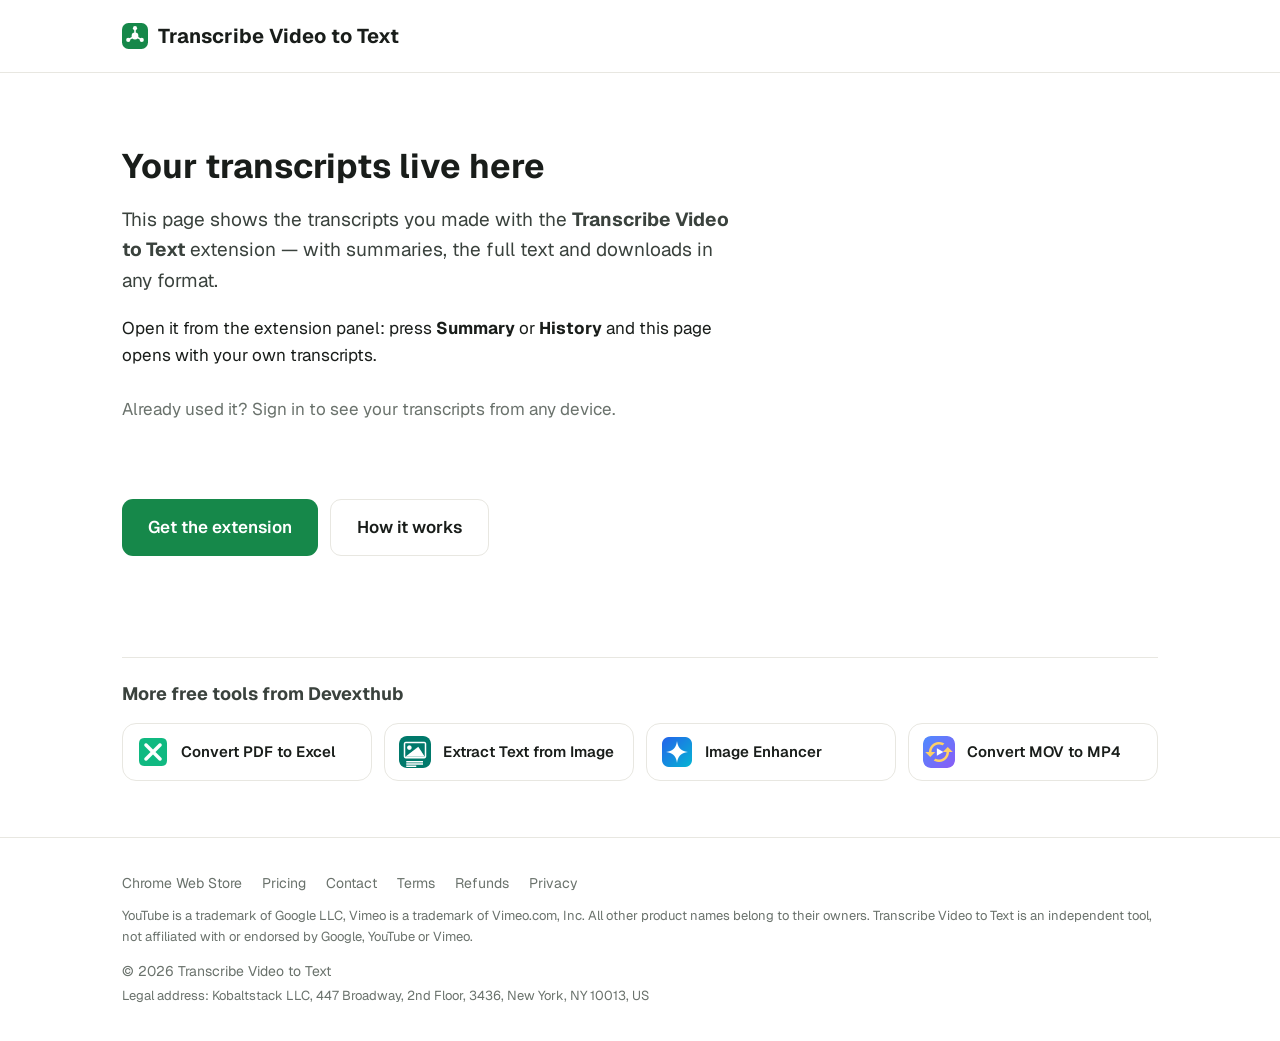
<file: app/index.html>
<!DOCTYPE html>
<html lang="en">
<head>
<meta charset="utf-8">
<link rel="icon" href="/assets/logo-mark.svg" type="image/svg+xml">
<link rel="icon" href="/assets/logo-mark-32.png" sizes="32x32" type="image/png">
<link rel="apple-touch-icon" href="/assets/logo-mark-180.png">
<meta name="viewport" content="width=device-width, initial-scale=1">
<title data-i18n="title">Your transcripts — Transcribe Video to Text</title>
<meta name="description" content="Your transcripts and summaries from the Transcribe Video to Text extension.">
<meta name="robots" content="noindex, follow">
<link rel="stylesheet" href="/styles.css">
<link rel="stylesheet" href="app.css?v=36">
<script src="i18n.js?v=38"></script>
<script src="https://accounts.google.com/gsi/client" async defer></script>
<script defer src="https://api.devexthub.com:8443/u/script.js" data-website-id="9cd8ea39-4803-4558-82cb-4821a96e581d" data-host-url="https://api.devexthub.com:8443/u" data-domains="transcribevideototext.app"></script>
</head>
<body>
<header class="site-head sticky">
  <div class="wrap headrow">
    <a class="brand" href="/" target="_blank" rel="noopener"><span class="dot"></span>Transcribe Video to Text</a>
    <!-- Меню сайта в шапке кабинета убрано 14.10 (Денис: пришёл за саммари, верх отвлекает).
         Другие инструменты остаются слева и снизу (app-xpromo). -->
  </div>
</header>

<main class="wrap app-wrap">

  <!-- грузимся -->
  <div id="loading" class="app-state">
    <p class="muted" data-i18n="loading">Loading your transcripts…</p>
  </div>

  <!-- сессии нет: страница открывается сама по себе, без редиректа на логин -->
  <div id="empty" class="app-state hidden">
    <!-- новичок: что это за страница и как ей пользоваться -->
    <div id="emptyNew">
      <h1 data-i18n="empty_h1">Your transcripts live here</h1>
      <p class="lead" data-i18n-html="empty_lead">This page shows the transcripts you made with the <b>Transcribe Video to Text</b> extension — with summaries, the full text and downloads in any format.</p>
      <p data-i18n-html="empty_how">Open it from the extension panel: press <b>Summary</b> or <b>History</b> and this page opens with your own transcripts.</p>
      <!-- вход с любого устройства: расширение для чтения библиотеки не нужно -->
      <p class="signin-row"><span data-i18n="empty_signed">Already used it? Sign in to see your transcripts from any device.</span></p>
    </div>
    <!-- на этом браузере уже входили: инструкция «как сделать транскрипт» ему лишняя -->
    <div id="emptyBack" class="hidden">
      <h1 data-i18n="back_h1">Welcome back</h1>
      <p class="lead" data-i18n="back_lead">Your transcripts are still here — sign in with the same Google account and they open. Reinstalling the extension does not affect them.</p>
    </div>
    <div id="signinEmpty"></div>
    <p id="signinEmptyMsg" class="muted hidden"></p>
    <p id="emptyCta" class="cta-row">
      <a class="btn" href="https://chromewebstore.google.com/detail/transcribe-video-to-text/mgblgaahjeahphiahfakjiabnheanbhj" target="_blank" rel="noopener" data-i18n="cta_install" data-umami-event="store-click" data-umami-event-ext="transcribe">Get the extension</a>
      <a class="btn ghost" href="/#how" target="_blank" rel="noopener" data-i18n="cta_how">How it works</a>
    </p>
  </div>

  <!-- рабочий вид -->
  <div id="app" class="hidden">
    <div class="app-head">
      <h1 data-i18n="app_h1">Your transcripts</h1>
      <span id="signin"></span>
    </div>
    <p class="plan-line muted hidden" id="planLine"></p>
    <div class="support-box hidden" id="supportBox"></div>
    <p class="billing-note hidden" id="billingNote" role="status"></p>
    <section class="upgrade hidden" id="upgrade"></section>
    <p class="earlier-note hidden" id="earlierNote" data-i18n="earlier_hidden"></p>

    <div class="app-grid">
      <div class="app-side">
        <aside class="app-list" id="list"></aside>
        <!-- Срок хранения под списком, а не у заголовка: не главное на странице (Денис 14.10) -->
        <p class="muted retention-note" id="retention"></p>
      </div>

      <section class="app-main" id="detail">
        <p class="muted" data-i18n="pick">Pick a transcript on the left.</p>
      </section>
    </div>
  </div>

  <!-- остальные продукты: кабинет = самая большая воронка, а люди из Transcribe не знают про соседей -->
  <section class="xpromo" id="xpromo">
    <h2 data-i18n="more_tools">More free tools from Devexthub</h2>
    <div class="xp-grid">
      <a class="xp-card" href="https://www.devexthub.com/pdf-to-excel/" target="_blank" rel="noopener" data-umami-event="app-xpromo" data-umami-event-tool="pdf-to-excel" data-umami-event-place="bottom"><img src="/assets/pdf-to-excel-icon-128.png" alt="" width="32" height="32" loading="lazy"><span>Convert PDF to Excel</span></a>
      <a class="xp-card" href="https://www.devexthub.com/extract-text-from-image/" target="_blank" rel="noopener" data-umami-event="app-xpromo" data-umami-event-tool="extract-text-from-image" data-umami-event-place="bottom"><img src="/assets/extract-text-icon-128.png" alt="" width="32" height="32" loading="lazy"><span>Extract Text from Image</span></a>
      <a class="xp-card" href="https://www.devexthub.com/image-enhancer/" target="_blank" rel="noopener" data-umami-event="app-xpromo" data-umami-event-tool="image-enhancer" data-umami-event-place="bottom"><img src="/assets/image-enhancer-icon-128.png" alt="" width="32" height="32" loading="lazy"><span>Image Enhancer</span></a>
      <a class="xp-card" href="https://www.devexthub.com/convert-mov-to-mp4/" target="_blank" rel="noopener" data-umami-event="app-xpromo" data-umami-event-tool="convert-mov-to-mp4" data-umami-event-place="bottom"><img src="/assets/convert-mov-icon-128.png" alt="" width="32" height="32" loading="lazy"><span>Convert MOV to MP4</span></a>
    </div>
  </section>

</main>

<footer class="site-foot">
  <div class="wrap">
    <a class="store-link" href="https://chromewebstore.google.com/detail/mgblgaahjeahphiahfakjiabnheanbhj" data-umami-event="store-click" data-umami-event-ext="transcribe">Chrome Web Store</a>
    <a href="/pricing/">Pricing</a>
    <a href="/#contact">Contact</a>
    <a href="/terms/">Terms</a>
    <a href="/refund-policy/">Refunds</a>
    <a href="/privacy-policy/">Privacy</a>
    <span style="display:block;margin-top:12px;font-size:13px;">YouTube is a trademark of Google LLC, Vimeo is a trademark of Vimeo.com, Inc. All other product names belong to their owners. Transcribe Video to Text is an independent tool, not affiliated with or endorsed by Google, YouTube or Vimeo.</span>
    <span style="display:block;margin-top:12px;">&copy; 2026 Transcribe Video to Text</span>
    <span style="display:block;margin-top:4px;font-size:13px;">Legal address: Kobaltstack LLC, 447 Broadway, 2nd Floor, 3436, New York, NY 10013, US</span>
  </div>
</footer>

<script src="app.js?v=39"></script>
</body>
</html>
</file>
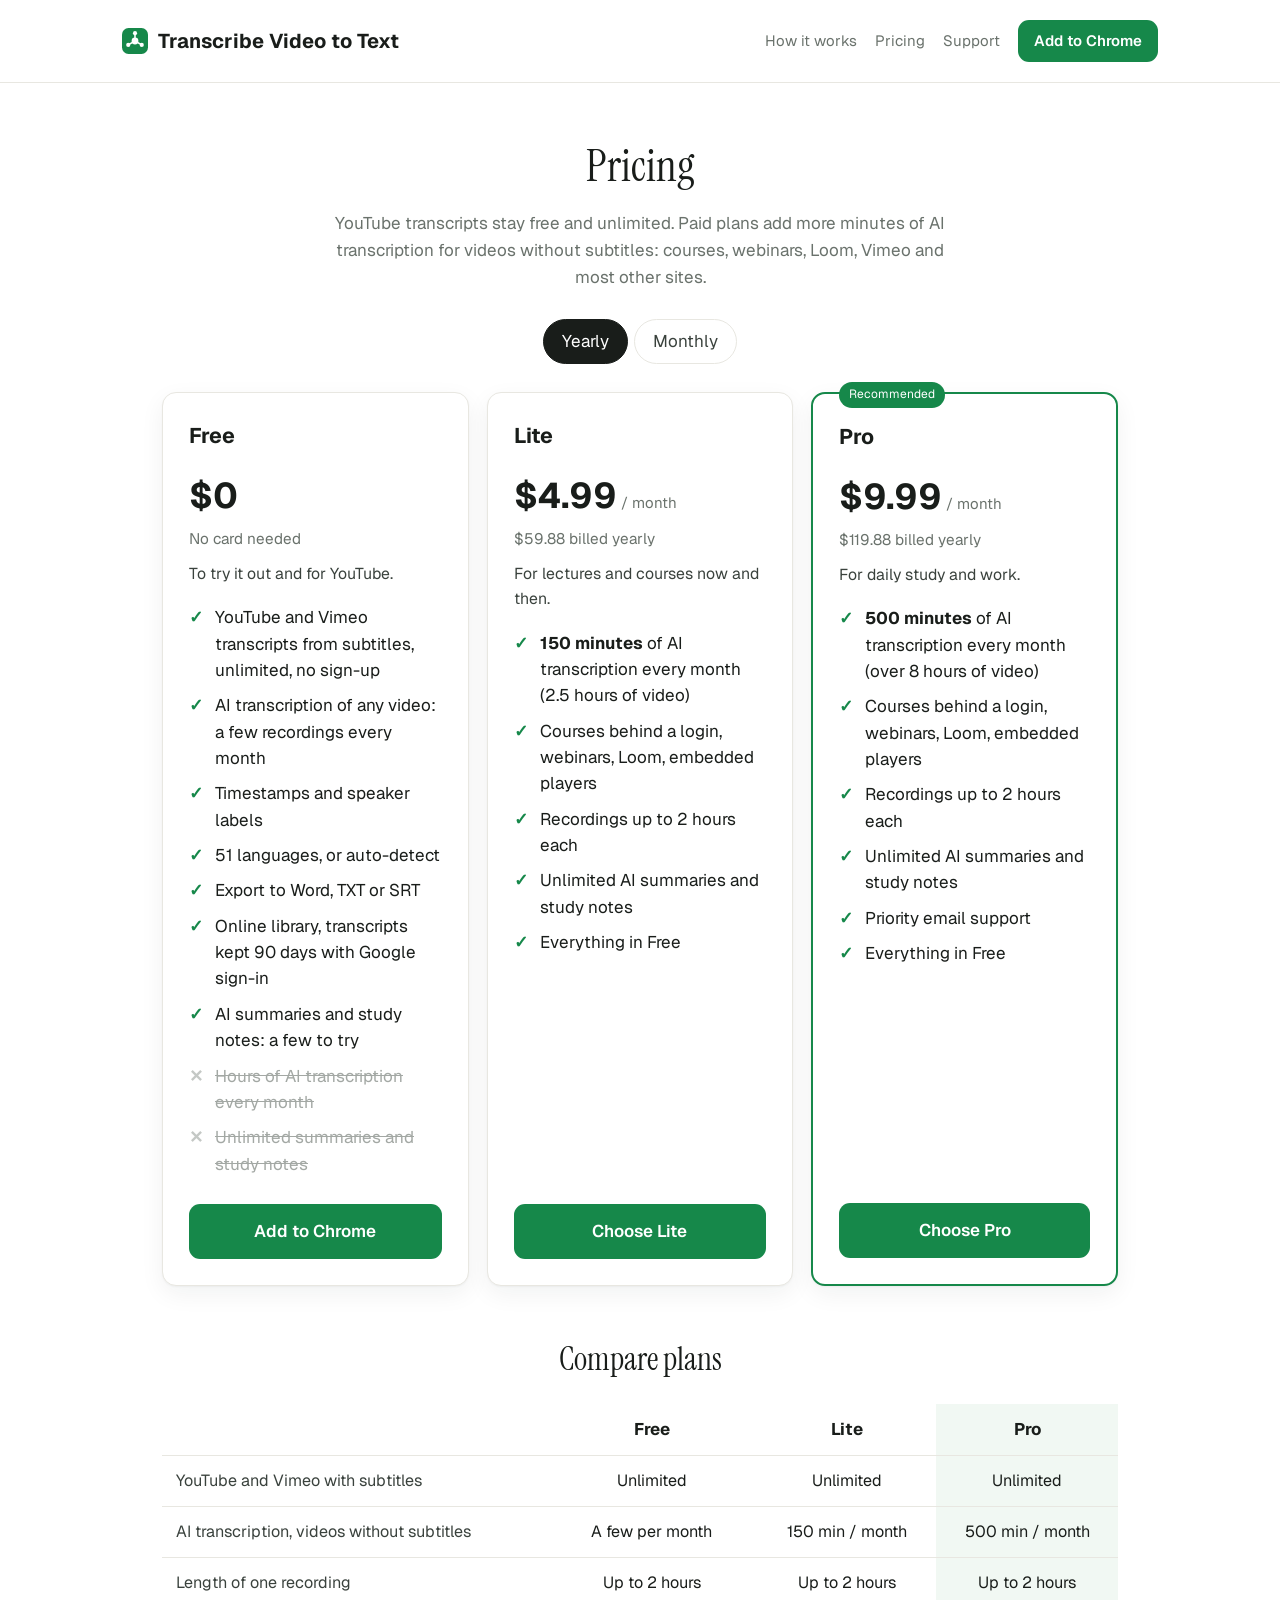
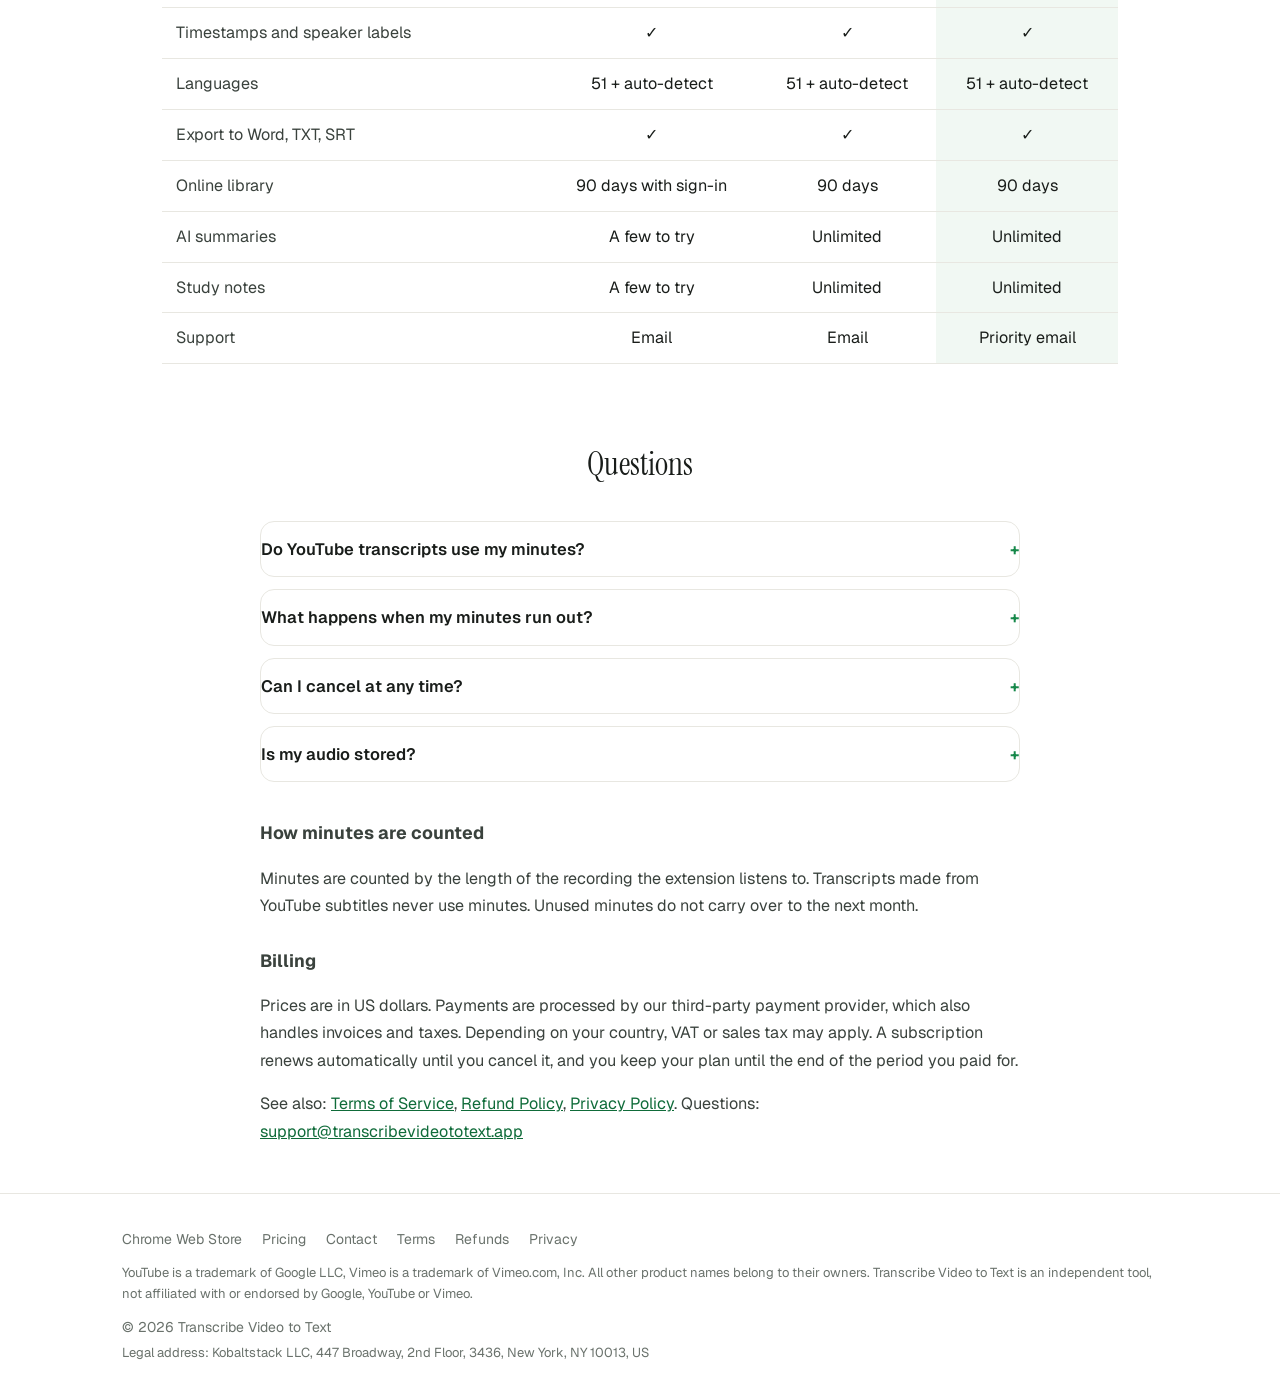
<file: pricing/index.html>
<!DOCTYPE html>
<html lang="en">
<head>
<meta charset="utf-8">
<link rel="icon" href="/assets/logo-mark.svg" type="image/svg+xml">
<link rel="icon" href="/assets/logo-mark-32.png" sizes="32x32" type="image/png">
<link rel="apple-touch-icon" href="/assets/logo-mark-180.png">
<meta name="viewport" content="width=device-width, initial-scale=1">
<title>Pricing: Transcribe Video to Text</title>
<meta name="description" content="Transcribe Video to Text plans: Free, Lite and Pro. YouTube transcripts stay free and unlimited. Paid plans add more minutes of AI transcription for any video.">
<link rel="canonical" href="https://transcribevideototext.app/pricing/">
<link rel="stylesheet" href="/styles.css">
<script defer src="https://api.devexthub.com:8443/u/script.js" data-website-id="9cd8ea39-4803-4558-82cb-4821a96e581d" data-host-url="https://api.devexthub.com:8443/u" data-domains="transcribevideototext.app"></script>
<style>
  .pricing { max-width: 1000px; margin: 48px auto; padding: 0 22px; }
  .pricing h1 { font-family: var(--serif); font-weight: 400; font-size: 2.6em; text-align: center; margin: 0 0 8px; }
  .pricing .lead { text-align: center; color: var(--muted); margin: 0 auto 28px; max-width: 620px; }
  .period { display: flex; justify-content: center; gap: 6px; margin-bottom: 28px; }
  .period button { font: inherit; padding: 8px 18px; border-radius: 999px; border: 1px solid var(--line); background: var(--bg); cursor: pointer; color: var(--ink-soft); }
  .period button[aria-pressed="true"] { background: var(--ink); color: #fff; border-color: var(--ink); }
  .plans { display: grid; grid-template-columns: repeat(auto-fit, minmax(260px, 1fr)); gap: 18px; }
  .plan { border: 1px solid var(--line); border-radius: var(--radius); padding: 26px; background: var(--bg); box-shadow: var(--shadow-card); position: relative; display: flex; flex-direction: column; }
  .plan.rec { border: 2px solid var(--green); }
  .plan .badge { position: absolute; top: -12px; left: 26px; background: var(--green); color: #fff; font-size: 12px; padding: 3px 10px; border-radius: 999px; }
  .plan h2 { margin: 0 0 6px; font-size: 1.25em; }
  .plan .price { font-size: 2.1em; font-weight: 700; margin: 8px 0 2px; }
  .plan .price small { font-size: 0.42em; font-weight: 400; color: var(--muted); }
  .plan .billed { color: var(--muted); font-size: 0.9em; min-height: 1.4em; }
  .plan .for { color: var(--ink-soft); font-size: 0.93em; margin: 10px 0 0; }
  .plan ul { list-style: none; padding: 0; margin: 18px 0; line-height: 1.55; flex: 1; }
  .plan li { position: relative; padding-left: 26px; margin-bottom: 9px; }
  .plan li::before { content: "✓"; position: absolute; left: 0; color: var(--green); font-weight: 700; }
  .plan li.no { color: #a3a8a4; text-decoration: line-through; }
  .plan li.no::before { content: "✕"; color: #c4c8c5; }
  .compare { max-width: 1000px; margin: 48px auto 0; }
  .compare h2, .faq h2 { font-family: var(--serif); font-weight: 400; font-size: 1.9em; text-align: center; margin-bottom: 18px; }
  .compare-scroll { overflow-x: auto; }
  .compare table { width: 100%; border-collapse: collapse; min-width: 620px; font-size: 0.95em; }
  .compare th, .compare td { padding: 12px 14px; border-bottom: 1px solid var(--line); text-align: center; }
  .compare th:first-child, .compare td:first-child { text-align: left; color: var(--ink-soft); }
  .compare thead th { font-size: 1.05em; }
  .compare .rec-col { background: #f1f8f3; }
  .faq { max-width: 760px; margin: 48px auto 0; }
  .faq details { border-bottom: 1px solid var(--line); padding: 14px 0; }
  .faq summary { cursor: pointer; font-weight: 600; }
  .faq details p { color: var(--ink-soft); margin: 10px 0 0; line-height: 1.7; }
  .plan .soon { display: block; text-align: center; padding: 12px; border-radius: 10px; background: var(--bg-soft); color: var(--muted); font-weight: 600; }
  .notes { max-width: 760px; margin: 36px auto 0; color: var(--ink-soft); font-size: 0.95em; line-height: 1.7; }
  .notes h2 { font-size: 1.1em; margin-top: 26px; }
</style>
</head>
<body>
<header class="site-head sticky">
  <div class="wrap headrow">
    <a class="brand" href="/"><span class="dot"></span>Transcribe Video to Text</a>
    <nav class="nav">
      <a href="/#how">How it works</a>
      <a href="/pricing/">Pricing</a>
      <a href="/#contact">Support</a>
      <a class="btn btn-sm store-link" href="https://chromewebstore.google.com/detail/mgblgaahjeahphiahfakjiabnheanbhj" data-umami-event="store-click" data-umami-event-ext="transcribe">Add to Chrome</a>
    </nav>
  </div>
</header>

<main class="pricing">
  <h1>Pricing</h1>
  <p class="lead">YouTube transcripts stay free and unlimited. Paid plans add more minutes of AI transcription for videos without subtitles: courses, webinars, Loom, Vimeo and most other sites.</p>

  <div class="period" role="group" aria-label="Billing period">
    <button type="button" data-period="year" aria-pressed="true">Yearly</button>
    <button type="button" data-period="month" aria-pressed="false">Monthly</button>
  </div>

  <div class="plans">
    <section class="plan">
      <h2>Free</h2>
      <div class="price">$0</div>
      <div class="billed">No card needed</div>
      <p class="for">To try it out and for YouTube.</p>
      <ul>
        <li>YouTube and Vimeo transcripts from subtitles, unlimited, no sign-up</li>
        <li>AI transcription of any video: a few recordings every month</li>
        <li>Timestamps and speaker labels</li>
        <li>51 languages, or auto-detect</li>
        <li>Export to Word, TXT or SRT</li>
        <li>Online library, transcripts kept 90 days with Google sign-in</li>
        <li>AI summaries and study notes: a few to try</li>
        <li class="no">Hours of AI transcription every month</li>
        <li class="no">Unlimited summaries and study notes</li>
      </ul>
      <a class="btn store-link" href="https://chromewebstore.google.com/detail/mgblgaahjeahphiahfakjiabnheanbhj" data-umami-event="store-click" data-umami-event-ext="transcribe" style="display:flex;justify-content:center;">Add to Chrome</a>
    </section>

    <section class="plan">
      <h2>Lite</h2>
      <div class="price" data-year="$4.99" data-month="$7.99">$4.99<small> / month</small></div>
      <div class="billed" data-year="$59.88 billed yearly" data-month="Billed monthly">$59.88 billed yearly</div>
      <p class="for">For lectures and courses now and then.</p>
      <ul>
        <li><b>150 minutes</b> of AI transcription every month (2.5 hours of video)</li>
        <li>Courses behind a login, webinars, Loom, embedded players</li>
        <li>Recordings up to 2 hours each</li>
        <li>Unlimited AI summaries and study notes</li>
        <li>Everything in Free</li>
      </ul>
      <a class="btn" href="/app/?upgrade=1" data-umami-event="pricing-choose" data-umami-event-plan="lite" style="display:flex;justify-content:center;">Choose Lite</a>
    </section>

    <section class="plan rec">
      <span class="badge">Recommended</span>
      <h2>Pro</h2>
      <div class="price" data-year="$9.99" data-month="$14.99">$9.99<small> / month</small></div>
      <div class="billed" data-year="$119.88 billed yearly" data-month="Billed monthly">$119.88 billed yearly</div>
      <p class="for">For daily study and work.</p>
      <ul>
        <li><b>500 minutes</b> of AI transcription every month (over 8 hours of video)</li>
        <li>Courses behind a login, webinars, Loom, embedded players</li>
        <li>Recordings up to 2 hours each</li>
        <li>Unlimited AI summaries and study notes</li>
        <li>Priority email support</li>
        <li>Everything in Free</li>
      </ul>
      <a class="btn" href="/app/?upgrade=1" data-umami-event="pricing-choose" data-umami-event-plan="pro" style="display:flex;justify-content:center;">Choose Pro</a>
    </section>
  </div>

  <section class="compare">
    <h2>Compare plans</h2>
    <div class="compare-scroll">
    <table>
      <thead><tr><th></th><th>Free</th><th>Lite</th><th class="rec-col">Pro</th></tr></thead>
      <tbody>
        <tr><td>YouTube and Vimeo with subtitles</td><td>Unlimited</td><td>Unlimited</td><td class="rec-col">Unlimited</td></tr>
        <tr><td>AI transcription, videos without subtitles</td><td>A few per month</td><td>150 min / month</td><td class="rec-col">500 min / month</td></tr>
        <tr><td>Length of one recording</td><td>Up to 2 hours</td><td>Up to 2 hours</td><td class="rec-col">Up to 2 hours</td></tr>
        <tr><td>Timestamps and speaker labels</td><td>✓</td><td>✓</td><td class="rec-col">✓</td></tr>
        <tr><td>Languages</td><td>51 + auto-detect</td><td>51 + auto-detect</td><td class="rec-col">51 + auto-detect</td></tr>
        <tr><td>Export to Word, TXT, SRT</td><td>✓</td><td>✓</td><td class="rec-col">✓</td></tr>
        <tr><td>Online library</td><td>90 days with sign-in</td><td>90 days</td><td class="rec-col">90 days</td></tr>
        <tr><td>AI summaries</td><td>A few to try</td><td>Unlimited</td><td class="rec-col">Unlimited</td></tr>
        <tr><td>Study notes</td><td>A few to try</td><td>Unlimited</td><td class="rec-col">Unlimited</td></tr>
        <tr><td>Support</td><td>Email</td><td>Email</td><td class="rec-col">Priority email</td></tr>
      </tbody>
    </table>
    </div>
  </section>

  <section class="faq">
    <h2>Questions</h2>
    <details><summary>Do YouTube transcripts use my minutes?</summary><p>No. When a video has subtitles (most of YouTube, many Vimeo videos), the transcript is free and unlimited on every plan. Minutes are used only when the extension listens to the audio of a video that has no subtitles.</p></details>
    <details><summary>What happens when my minutes run out?</summary><p>The recording in progress stops at the limit and its text is saved. Everything you already transcribed stays in your library and can be exported. Minutes refill at the start of your next billing month, and YouTube with subtitles keeps working.</p></details>
    <details><summary>Can I cancel at any time?</summary><p>Yes. You keep your plan until the end of the period you already paid for, and there are no further charges.</p></details>
    <details><summary>Is my audio stored?</summary><p>No. Audio goes over an encrypted connection to the speech recognition service only to produce your transcript and is not stored on our servers. We never sell your data.</p></details>
  </section>

  <div class="notes">
    <h2>How minutes are counted</h2>
    <p>Minutes are counted by the length of the recording the extension listens to. Transcripts made from YouTube subtitles never use minutes. Unused minutes do not carry over to the next month.</p>
    <h2>Billing</h2>
    <p>Prices are in US dollars. Payments are processed by our third-party payment provider, which also handles invoices and taxes. Depending on your country, VAT or sales tax may apply. A subscription renews automatically until you cancel it, and you keep your plan until the end of the period you paid for.</p>
    <p>See also: <a href="/terms/">Terms of Service</a>, <a href="/refund-policy/">Refund Policy</a>, <a href="/privacy-policy/">Privacy Policy</a>. Questions: <a href="mailto:support@transcribevideototext.app">support@transcribevideototext.app</a></p>
  </div>
</main>

<footer class="site-foot">
  <div class="wrap">
    <a class="store-link" href="https://chromewebstore.google.com/detail/mgblgaahjeahphiahfakjiabnheanbhj" data-umami-event="store-click" data-umami-event-ext="transcribe">Chrome Web Store</a>
    <a href="/pricing/">Pricing</a>
    <a href="/#contact">Contact</a>
    <a href="/terms/">Terms</a>
    <a href="/refund-policy/">Refunds</a>
    <a href="/privacy-policy/">Privacy</a>
    <span style="display:block;margin-top:12px;font-size:13px;">YouTube is a trademark of Google LLC, Vimeo is a trademark of Vimeo.com, Inc. All other product names belong to their owners. Transcribe Video to Text is an independent tool, not affiliated with or endorsed by Google, YouTube or Vimeo.</span>
    <span style="display:block;margin-top:12px;">&copy; 2026 Transcribe Video to Text</span>
    <span style="display:block;margin-top:4px;font-size:13px;">Legal address: Kobaltstack LLC, 447 Broadway, 2nd Floor, 3436, New York, NY 10013, US</span>
  </div>
</footer>

<script>
document.querySelectorAll('.period button').forEach(function (b) {
  b.addEventListener('click', function () {
    var p = b.dataset.period;
    document.querySelectorAll('.period button').forEach(function (x) { x.setAttribute('aria-pressed', String(x === b)); });
    document.querySelectorAll('.price[data-year]').forEach(function (el) { el.firstChild.nodeValue = el.dataset[p]; });
    document.querySelectorAll('.billed[data-year]').forEach(function (el) { el.textContent = el.dataset[p]; });
  });
});
</script>
</body>
</html>
</file>
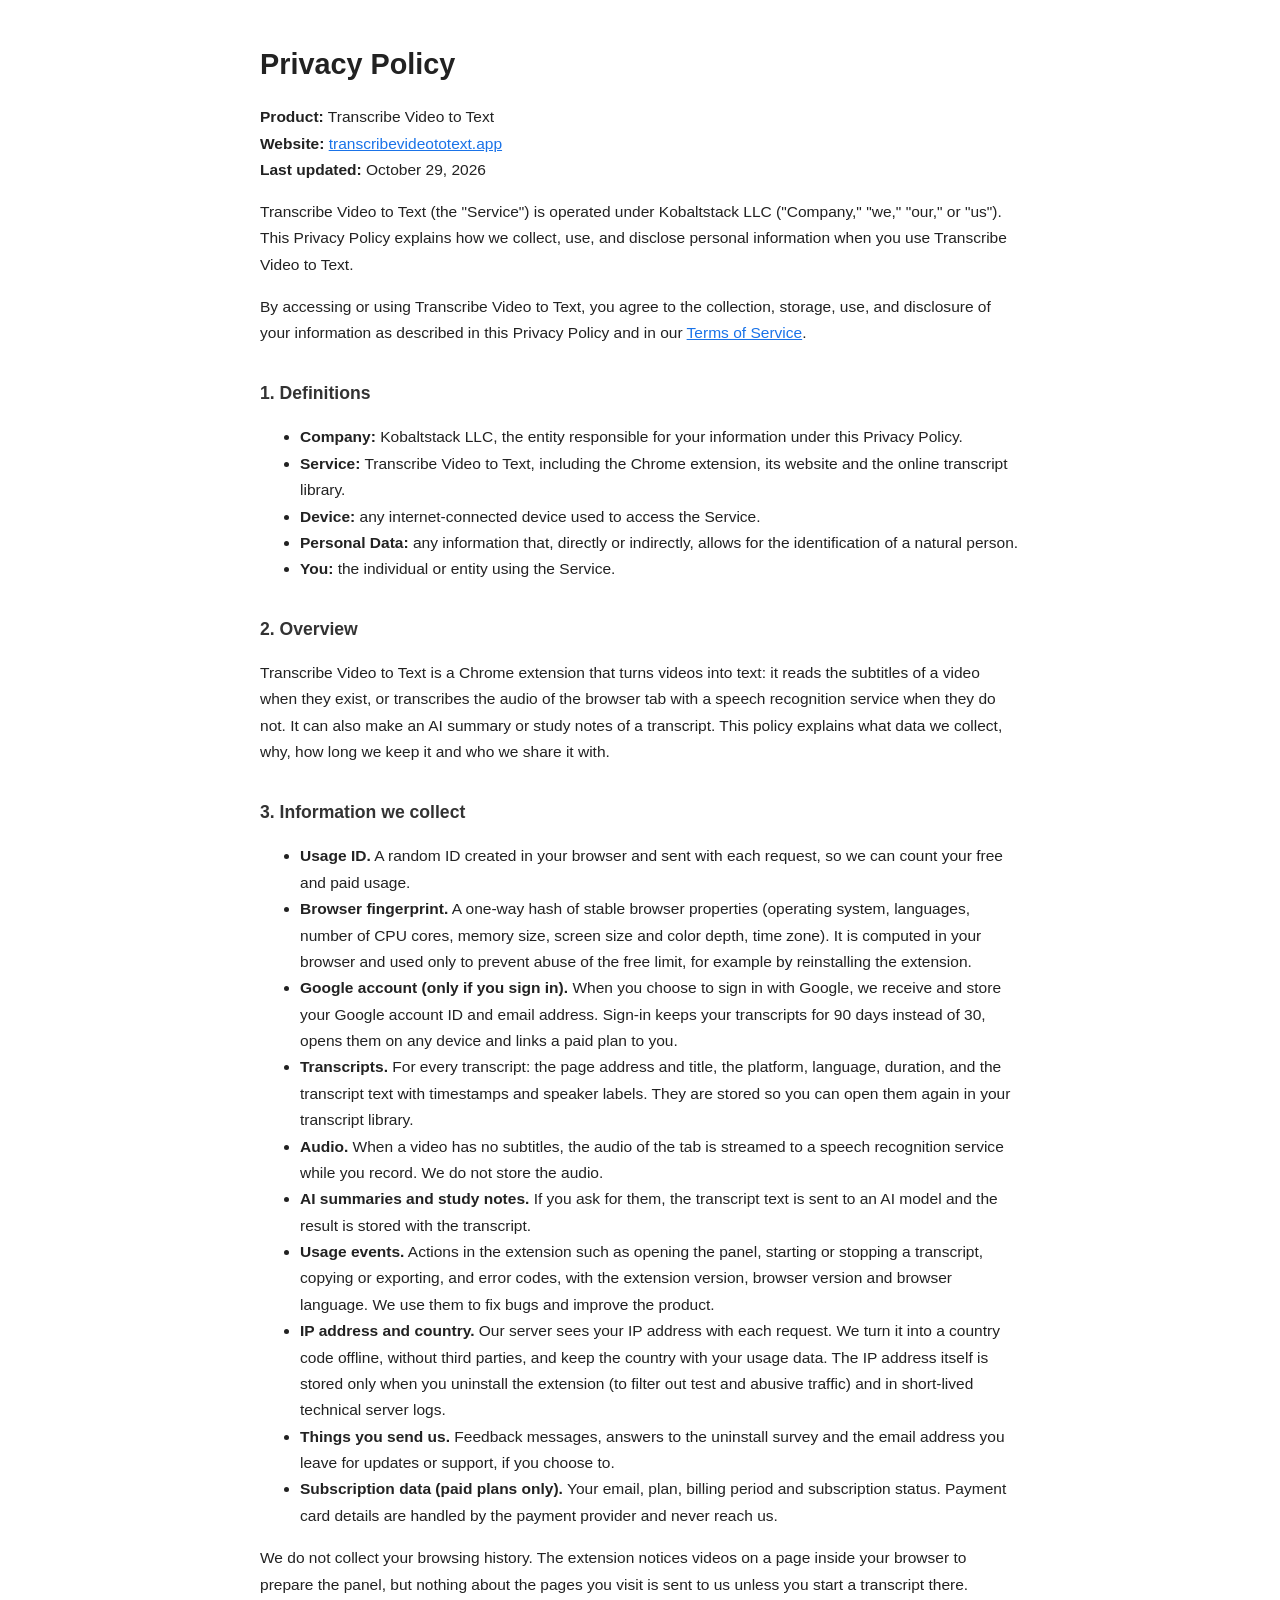
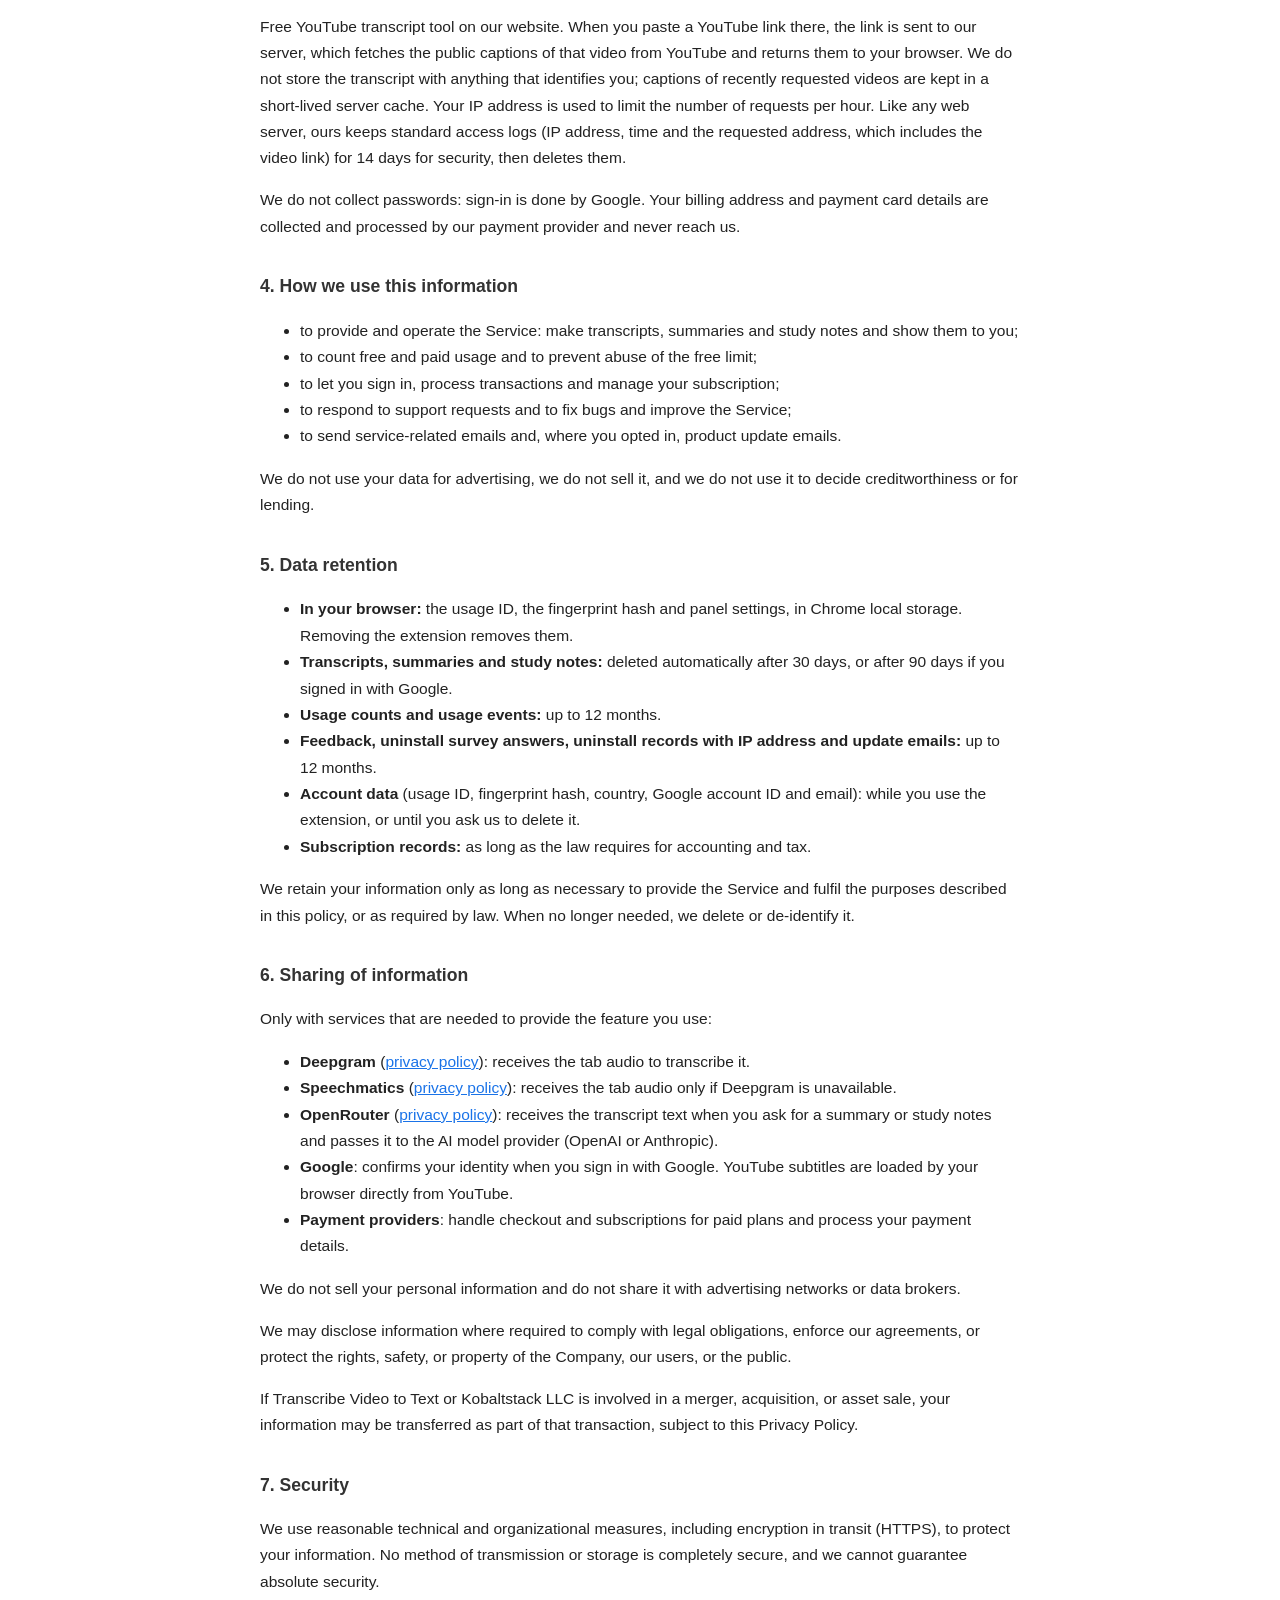
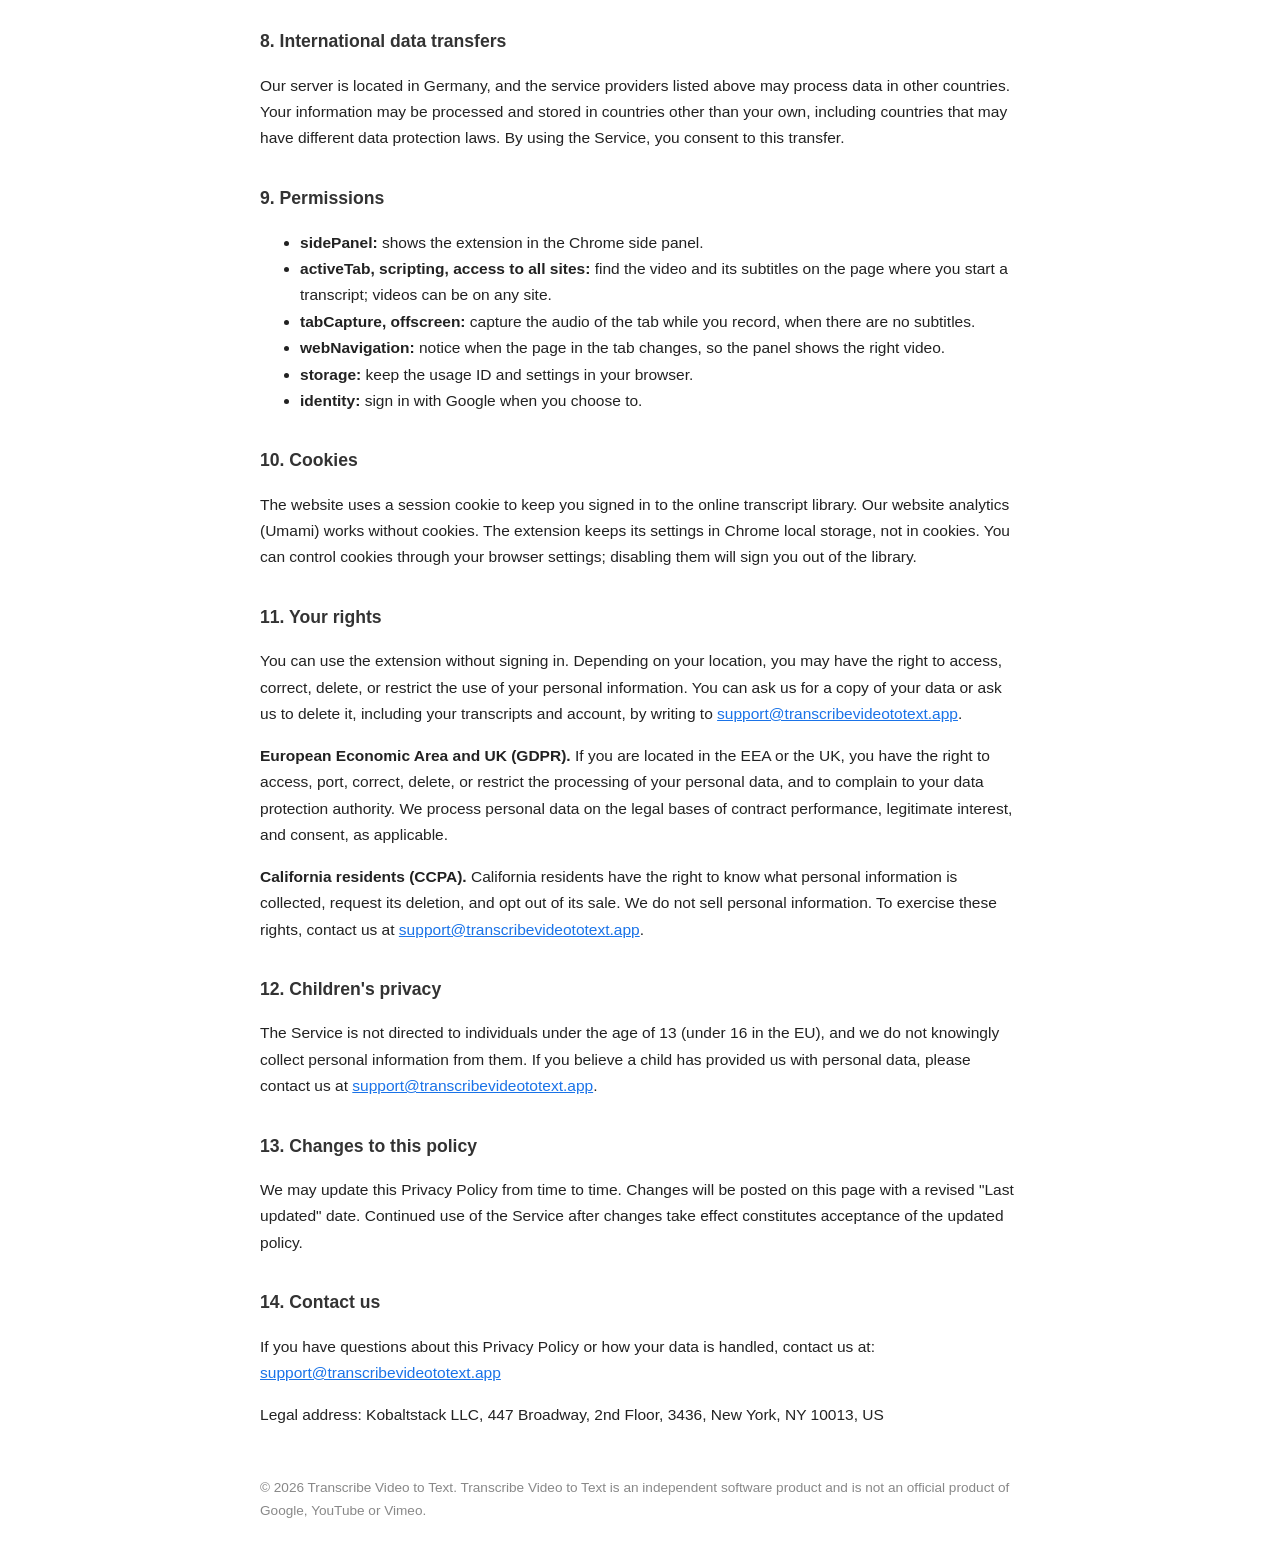
<file: privacy-policy/index.html>
<!DOCTYPE html>
<html lang="en">
<head>
<meta charset="UTF-8">
<meta name="viewport" content="width=device-width, initial-scale=1.0">
<title>Privacy Policy | Transcribe Video to Text</title>
<style>
  body { font-family: -apple-system, BlinkMacSystemFont, Segoe UI, sans-serif; max-width: 760px; margin: 40px auto; padding: 0 20px; color: #222; line-height: 1.7; }
  h1 { font-size: 1.8em; margin-bottom: 4px; }
  h2 { font-size: 1.1em; margin-top: 32px; color: #333; }
  p, li { font-size: 0.97em; }
  a { color: #1a73e8; }
  footer { margin-top: 48px; font-size: 0.85em; color: #888; }
</style>
</head>
<body>
<h1>Privacy Policy</h1>
<p><strong>Product:</strong> Transcribe Video to Text<br>
<strong>Website:</strong> <a href="https://transcribevideototext.app/">transcribevideototext.app</a><br>
<strong>Last updated:</strong> October 29, 2026</p>

<p>Transcribe Video to Text (the &quot;Service&quot;) is operated under Kobaltstack LLC (&quot;Company,&quot; &quot;we,&quot; &quot;our,&quot; or &quot;us&quot;). This Privacy Policy explains how we collect, use, and disclose personal information when you use Transcribe Video to Text.</p>
<p>By accessing or using Transcribe Video to Text, you agree to the collection, storage, use, and disclosure of your information as described in this Privacy Policy and in our <a href="/terms/">Terms of Service</a>.</p>

<h2>1. Definitions</h2>
<ul>
  <li><strong>Company:</strong> Kobaltstack LLC, the entity responsible for your information under this Privacy Policy.</li>
  <li><strong>Service:</strong> Transcribe Video to Text, including the Chrome extension, its website and the online transcript library.</li>
  <li><strong>Device:</strong> any internet-connected device used to access the Service.</li>
  <li><strong>Personal Data:</strong> any information that, directly or indirectly, allows for the identification of a natural person.</li>
  <li><strong>You:</strong> the individual or entity using the Service.</li>
</ul>

<h2>2. Overview</h2>
<p>Transcribe Video to Text is a Chrome extension that turns videos into text: it reads the subtitles of a video when they exist, or transcribes the audio of the browser tab with a speech recognition service when they do not. It can also make an AI summary or study notes of a transcript. This policy explains what data we collect, why, how long we keep it and who we share it with.</p>

<h2>3. Information we collect</h2>
<ul>
  <li><strong>Usage ID.</strong> A random ID created in your browser and sent with each request, so we can count your free and paid usage.</li>
  <li><strong>Browser fingerprint.</strong> A one-way hash of stable browser properties (operating system, languages, number of CPU cores, memory size, screen size and color depth, time zone). It is computed in your browser and used only to prevent abuse of the free limit, for example by reinstalling the extension.</li>
  <li><strong>Google account (only if you sign in).</strong> When you choose to sign in with Google, we receive and store your Google account ID and email address. Sign-in keeps your transcripts for 90 days instead of 30, opens them on any device and links a paid plan to you.</li>
  <li><strong>Transcripts.</strong> For every transcript: the page address and title, the platform, language, duration, and the transcript text with timestamps and speaker labels. They are stored so you can open them again in your transcript library.</li>
  <li><strong>Audio.</strong> When a video has no subtitles, the audio of the tab is streamed to a speech recognition service while you record. We do not store the audio.</li>
  <li><strong>AI summaries and study notes.</strong> If you ask for them, the transcript text is sent to an AI model and the result is stored with the transcript.</li>
  <li><strong>Usage events.</strong> Actions in the extension such as opening the panel, starting or stopping a transcript, copying or exporting, and error codes, with the extension version, browser version and browser language. We use them to fix bugs and improve the product.</li>
  <li><strong>IP address and country.</strong> Our server sees your IP address with each request. We turn it into a country code offline, without third parties, and keep the country with your usage data. The IP address itself is stored only when you uninstall the extension (to filter out test and abusive traffic) and in short-lived technical server logs.</li>
  <li><strong>Things you send us.</strong> Feedback messages, answers to the uninstall survey and the email address you leave for updates or support, if you choose to.</li>
  <li><strong>Subscription data (paid plans only).</strong> Your email, plan, billing period and subscription status. Payment card details are handled by the payment provider and never reach us.</li>
</ul>
<p>We do not collect your browsing history. The extension notices videos on a page inside your browser to prepare the panel, but nothing about the pages you visit is sent to us unless you start a transcript there.</p>
<p>Free YouTube transcript tool on our website. When you paste a YouTube link there, the link is sent to our server, which fetches the public captions of that video from YouTube and returns them to your browser. We do not store the transcript with anything that identifies you; captions of recently requested videos are kept in a short-lived server cache. Your IP address is used to limit the number of requests per hour. Like any web server, ours keeps standard access logs (IP address, time and the requested address, which includes the video link) for 14 days for security, then deletes them.</p>
<p>We do not collect passwords: sign-in is done by Google. Your billing address and payment card details are collected and processed by our payment provider and never reach us.</p>

<h2>4. How we use this information</h2>
<ul>
  <li>to provide and operate the Service: make transcripts, summaries and study notes and show them to you;</li>
  <li>to count free and paid usage and to prevent abuse of the free limit;</li>
  <li>to let you sign in, process transactions and manage your subscription;</li>
  <li>to respond to support requests and to fix bugs and improve the Service;</li>
  <li>to send service-related emails and, where you opted in, product update emails.</li>
</ul>
<p>We do not use your data for advertising, we do not sell it, and we do not use it to decide creditworthiness or for lending.</p>

<h2>5. Data retention</h2>
<ul>
  <li><strong>In your browser:</strong> the usage ID, the fingerprint hash and panel settings, in Chrome local storage. Removing the extension removes them.</li>
  <li><strong>Transcripts, summaries and study notes:</strong> deleted automatically after 30 days, or after 90 days if you signed in with Google.</li>
  <li><strong>Usage counts and usage events:</strong> up to 12 months.</li>
  <li><strong>Feedback, uninstall survey answers, uninstall records with IP address and update emails:</strong> up to 12 months.</li>
  <li><strong>Account data</strong> (usage ID, fingerprint hash, country, Google account ID and email): while you use the extension, or until you ask us to delete it.</li>
  <li><strong>Subscription records:</strong> as long as the law requires for accounting and tax.</li>
</ul>
<p>We retain your information only as long as necessary to provide the Service and fulfil the purposes described in this policy, or as required by law. When no longer needed, we delete or de-identify it.</p>

<h2>6. Sharing of information</h2>
<p>Only with services that are needed to provide the feature you use:</p>
<ul>
  <li><strong>Deepgram</strong> (<a href="https://deepgram.com/privacy">privacy policy</a>): receives the tab audio to transcribe it.</li>
  <li><strong>Speechmatics</strong> (<a href="https://www.speechmatics.com/privacy-policy">privacy policy</a>): receives the tab audio only if Deepgram is unavailable.</li>
  <li><strong>OpenRouter</strong> (<a href="https://openrouter.ai/privacy">privacy policy</a>): receives the transcript text when you ask for a summary or study notes and passes it to the AI model provider (OpenAI or Anthropic).</li>
  <li><strong>Google</strong>: confirms your identity when you sign in with Google. YouTube subtitles are loaded by your browser directly from YouTube.</li>
  <li><strong>Payment providers</strong>: handle checkout and subscriptions for paid plans and process your payment details.</li>
</ul>
<p>We do not sell your personal information and do not share it with advertising networks or data brokers.</p>
<p>We may disclose information where required to comply with legal obligations, enforce our agreements, or protect the rights, safety, or property of the Company, our users, or the public.</p>
<p>If Transcribe Video to Text or Kobaltstack LLC is involved in a merger, acquisition, or asset sale, your information may be transferred as part of that transaction, subject to this Privacy Policy.</p>

<h2>7. Security</h2>
<p>We use reasonable technical and organizational measures, including encryption in transit (HTTPS), to protect your information. No method of transmission or storage is completely secure, and we cannot guarantee absolute security.</p>

<h2>8. International data transfers</h2>
<p>Our server is located in Germany, and the service providers listed above may process data in other countries. Your information may be processed and stored in countries other than your own, including countries that may have different data protection laws. By using the Service, you consent to this transfer.</p>

<h2>9. Permissions</h2>
<ul>
  <li><strong>sidePanel:</strong> shows the extension in the Chrome side panel.</li>
  <li><strong>activeTab, scripting, access to all sites:</strong> find the video and its subtitles on the page where you start a transcript; videos can be on any site.</li>
  <li><strong>tabCapture, offscreen:</strong> capture the audio of the tab while you record, when there are no subtitles.</li>
  <li><strong>webNavigation:</strong> notice when the page in the tab changes, so the panel shows the right video.</li>
  <li><strong>storage:</strong> keep the usage ID and settings in your browser.</li>
  <li><strong>identity:</strong> sign in with Google when you choose to.</li>
</ul>


<h2>10. Cookies</h2>
<p>The website uses a session cookie to keep you signed in to the online transcript library. Our website analytics (Umami) works without cookies. The extension keeps its settings in Chrome local storage, not in cookies. You can control cookies through your browser settings; disabling them will sign you out of the library.</p>

<h2>11. Your rights</h2>
<p>You can use the extension without signing in. Depending on your location, you may have the right to access, correct, delete, or restrict the use of your personal information. You can ask us for a copy of your data or ask us to delete it, including your transcripts and account, by writing to <a href="mailto:support@transcribevideototext.app">support@transcribevideototext.app</a>.</p>
<p><strong>European Economic Area and UK (GDPR).</strong> If you are located in the EEA or the UK, you have the right to access, port, correct, delete, or restrict the processing of your personal data, and to complain to your data protection authority. We process personal data on the legal bases of contract performance, legitimate interest, and consent, as applicable.</p>
<p><strong>California residents (CCPA).</strong> California residents have the right to know what personal information is collected, request its deletion, and opt out of its sale. We do not sell personal information. To exercise these rights, contact us at <a href="mailto:support@transcribevideototext.app">support@transcribevideototext.app</a>.</p>

<h2>12. Children&#39;s privacy</h2>
<p>The Service is not directed to individuals under the age of 13 (under 16 in the EU), and we do not knowingly collect personal information from them. If you believe a child has provided us with personal data, please contact us at <a href="mailto:support@transcribevideototext.app">support@transcribevideototext.app</a>.</p>

<h2>13. Changes to this policy</h2>
<p>We may update this Privacy Policy from time to time. Changes will be posted on this page with a revised &quot;Last updated&quot; date. Continued use of the Service after changes take effect constitutes acceptance of the updated policy.</p>

<h2>14. Contact us</h2>
<p>If you have questions about this Privacy Policy or how your data is handled, contact us at: <a href="mailto:support@transcribevideototext.app">support@transcribevideototext.app</a></p>
<p>Legal address: Kobaltstack LLC, 447 Broadway, 2nd Floor, 3436, New York, NY 10013, US</p>

<footer>&copy; 2026 Transcribe Video to Text. Transcribe Video to Text is an independent software product and is not an official product of Google, YouTube or Vimeo.</footer>
</body>
</html>
</file>
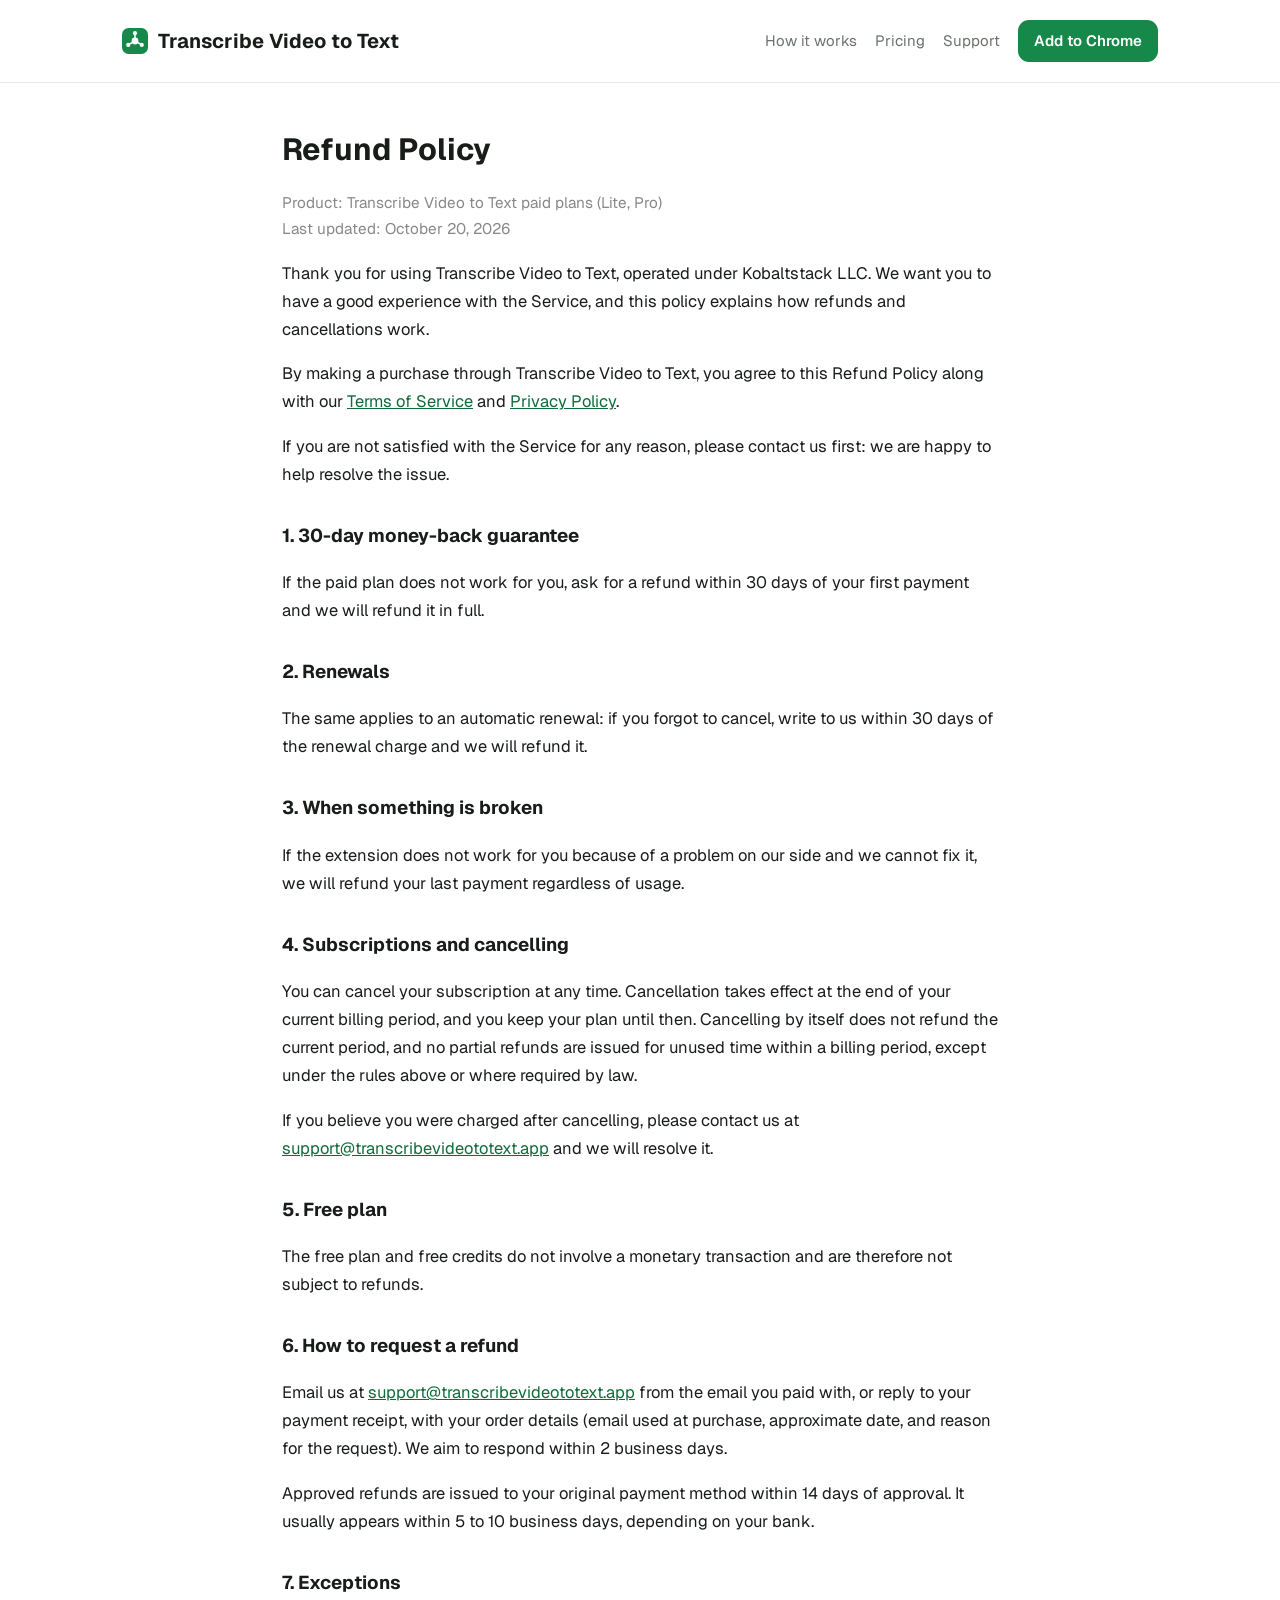
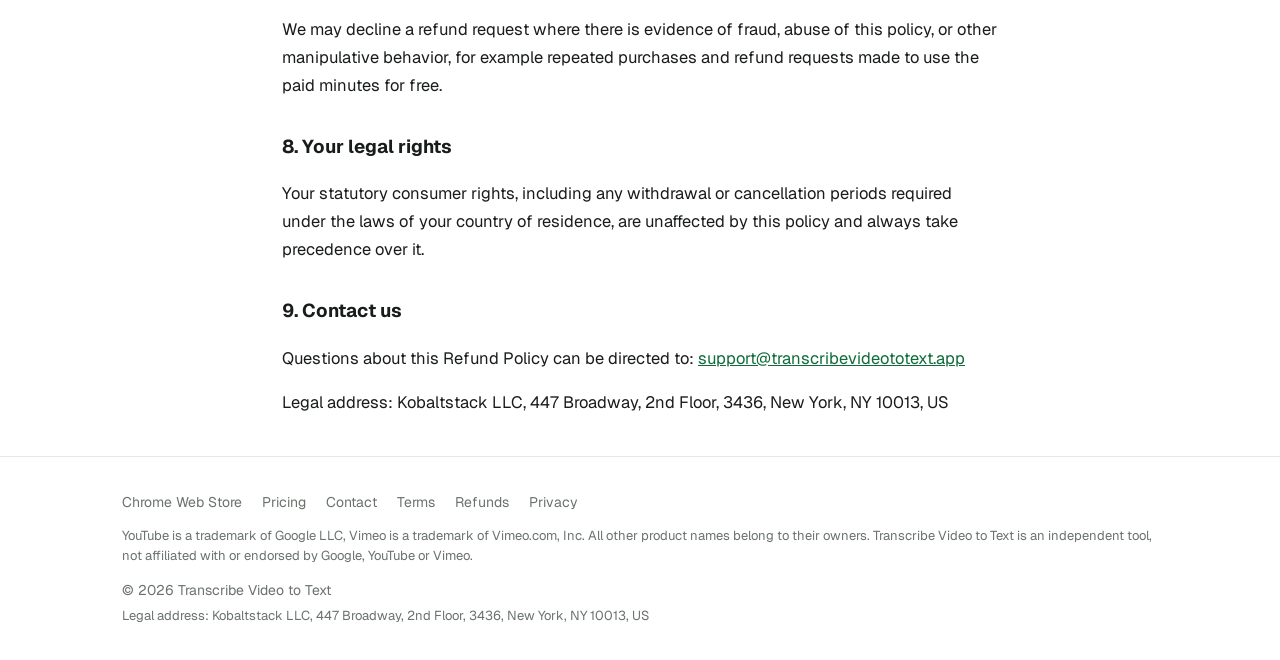
<file: refund-policy/index.html>
<!DOCTYPE html>
<html lang="en">
<head>
<meta charset="utf-8">
<link rel="icon" href="/assets/logo-mark.svg" type="image/svg+xml">
<link rel="icon" href="/assets/logo-mark-32.png" sizes="32x32" type="image/png">
<link rel="apple-touch-icon" href="/assets/logo-mark-180.png">
<meta name="viewport" content="width=device-width, initial-scale=1">
<title>Refund Policy: Transcribe Video to Text</title>
<meta name="description" content="Refund policy for Transcribe Video to Text paid plans.">
<link rel="canonical" href="https://transcribevideototext.app/refund-policy/">
<meta name="robots" content="noindex, follow">
<link rel="stylesheet" href="/styles.css">
<style>
  .legal { max-width: 760px; margin: 40px auto; padding: 0 22px; line-height: 1.7; }
  .legal h1 { font-size: 1.8em; margin-bottom: 4px; }
  .legal h2 { font-size: 1.1em; margin-top: 32px; }
  .legal p, .legal li { font-size: 0.97em; }
  .legal .meta { color: #888; font-size: 0.9em; }
</style>
</head>
<body>
<header class="site-head sticky">
  <div class="wrap headrow">
    <a class="brand" href="/"><span class="dot"></span>Transcribe Video to Text</a>
    <nav class="nav">
      <a href="/#how">How it works</a>
      <a href="/pricing/">Pricing</a>
      <a href="/#contact">Support</a>
      <a class="btn btn-sm store-link" href="https://chromewebstore.google.com/detail/mgblgaahjeahphiahfakjiabnheanbhj" data-umami-event="store-click" data-umami-event-ext="transcribe">Add to Chrome</a>
    </nav>
  </div>
</header>

<main class="legal">
  <h1>Refund Policy</h1>
  <p class="meta">Product: Transcribe Video to Text paid plans (Lite, Pro)<br>Last updated: October 20, 2026</p>

  <p>Thank you for using Transcribe Video to Text, operated under Kobaltstack LLC. We want you to have a good experience with the Service, and this policy explains how refunds and cancellations work.</p>
  <p>By making a purchase through Transcribe Video to Text, you agree to this Refund Policy along with our <a href="/terms/">Terms of Service</a> and <a href="/privacy-policy/">Privacy Policy</a>.</p>
  <p>If you are not satisfied with the Service for any reason, please contact us first: we are happy to help resolve the issue.</p>

  <h2>1. 30-day money-back guarantee</h2>
  <p>If the paid plan does not work for you, ask for a refund within 30 days of your first payment and we will refund it in full.</p>

  <h2>2. Renewals</h2>
  <p>The same applies to an automatic renewal: if you forgot to cancel, write to us within 30 days of the renewal charge and we will refund it.</p>

  <h2>3. When something is broken</h2>
  <p>If the extension does not work for you because of a problem on our side and we cannot fix it, we will refund your last payment regardless of usage.</p>

  <h2>4. Subscriptions and cancelling</h2>
  <p>You can cancel your subscription at any time. Cancellation takes effect at the end of your current billing period, and you keep your plan until then. Cancelling by itself does not refund the current period, and no partial refunds are issued for unused time within a billing period, except under the rules above or where required by law.</p>
  <p>If you believe you were charged after cancelling, please contact us at <a href="mailto:support@transcribevideototext.app">support@transcribevideototext.app</a> and we will resolve it.</p>

  <h2>5. Free plan</h2>
  <p>The free plan and free credits do not involve a monetary transaction and are therefore not subject to refunds.</p>

  <h2>6. How to request a refund</h2>
  <p>Email us at <a href="mailto:support@transcribevideototext.app">support@transcribevideototext.app</a> from the email you paid with, or reply to your payment receipt, with your order details (email used at purchase, approximate date, and reason for the request). We aim to respond within 2 business days.</p>
  <p>Approved refunds are issued to your original payment method within 14 days of approval. It usually appears within 5 to 10 business days, depending on your bank.</p>

  <h2>7. Exceptions</h2>
  <p>We may decline a refund request where there is evidence of fraud, abuse of this policy, or other manipulative behavior, for example repeated purchases and refund requests made to use the paid minutes for free.</p>

  <h2>8. Your legal rights</h2>
  <p>Your statutory consumer rights, including any withdrawal or cancellation periods required under the laws of your country of residence, are unaffected by this policy and always take precedence over it.</p>

  <h2>9. Contact us</h2>
  <p>Questions about this Refund Policy can be directed to: <a href="mailto:support@transcribevideototext.app">support@transcribevideototext.app</a></p>
  <p>Legal address: Kobaltstack LLC, 447 Broadway, 2nd Floor, 3436, New York, NY 10013, US</p>
</main>

<footer class="site-foot">
  <div class="wrap">
    <a class="store-link" href="https://chromewebstore.google.com/detail/mgblgaahjeahphiahfakjiabnheanbhj" data-umami-event="store-click" data-umami-event-ext="transcribe">Chrome Web Store</a>
    <a href="/pricing/">Pricing</a>
    <a href="/#contact">Contact</a>
    <a href="/terms/">Terms</a>
    <a href="/refund-policy/">Refunds</a>
    <a href="/privacy-policy/">Privacy</a>
    <span style="display:block;margin-top:12px;font-size:13px;">YouTube is a trademark of Google LLC, Vimeo is a trademark of Vimeo.com, Inc. All other product names belong to their owners. Transcribe Video to Text is an independent tool, not affiliated with or endorsed by Google, YouTube or Vimeo.</span>
    <span style="display:block;margin-top:12px;">&copy; 2026 Transcribe Video to Text</span>
    <span style="display:block;margin-top:4px;font-size:13px;">Legal address: Kobaltstack LLC, 447 Broadway, 2nd Floor, 3436, New York, NY 10013, US</span>
  </div>
</footer>
</body>
</html>
</file>
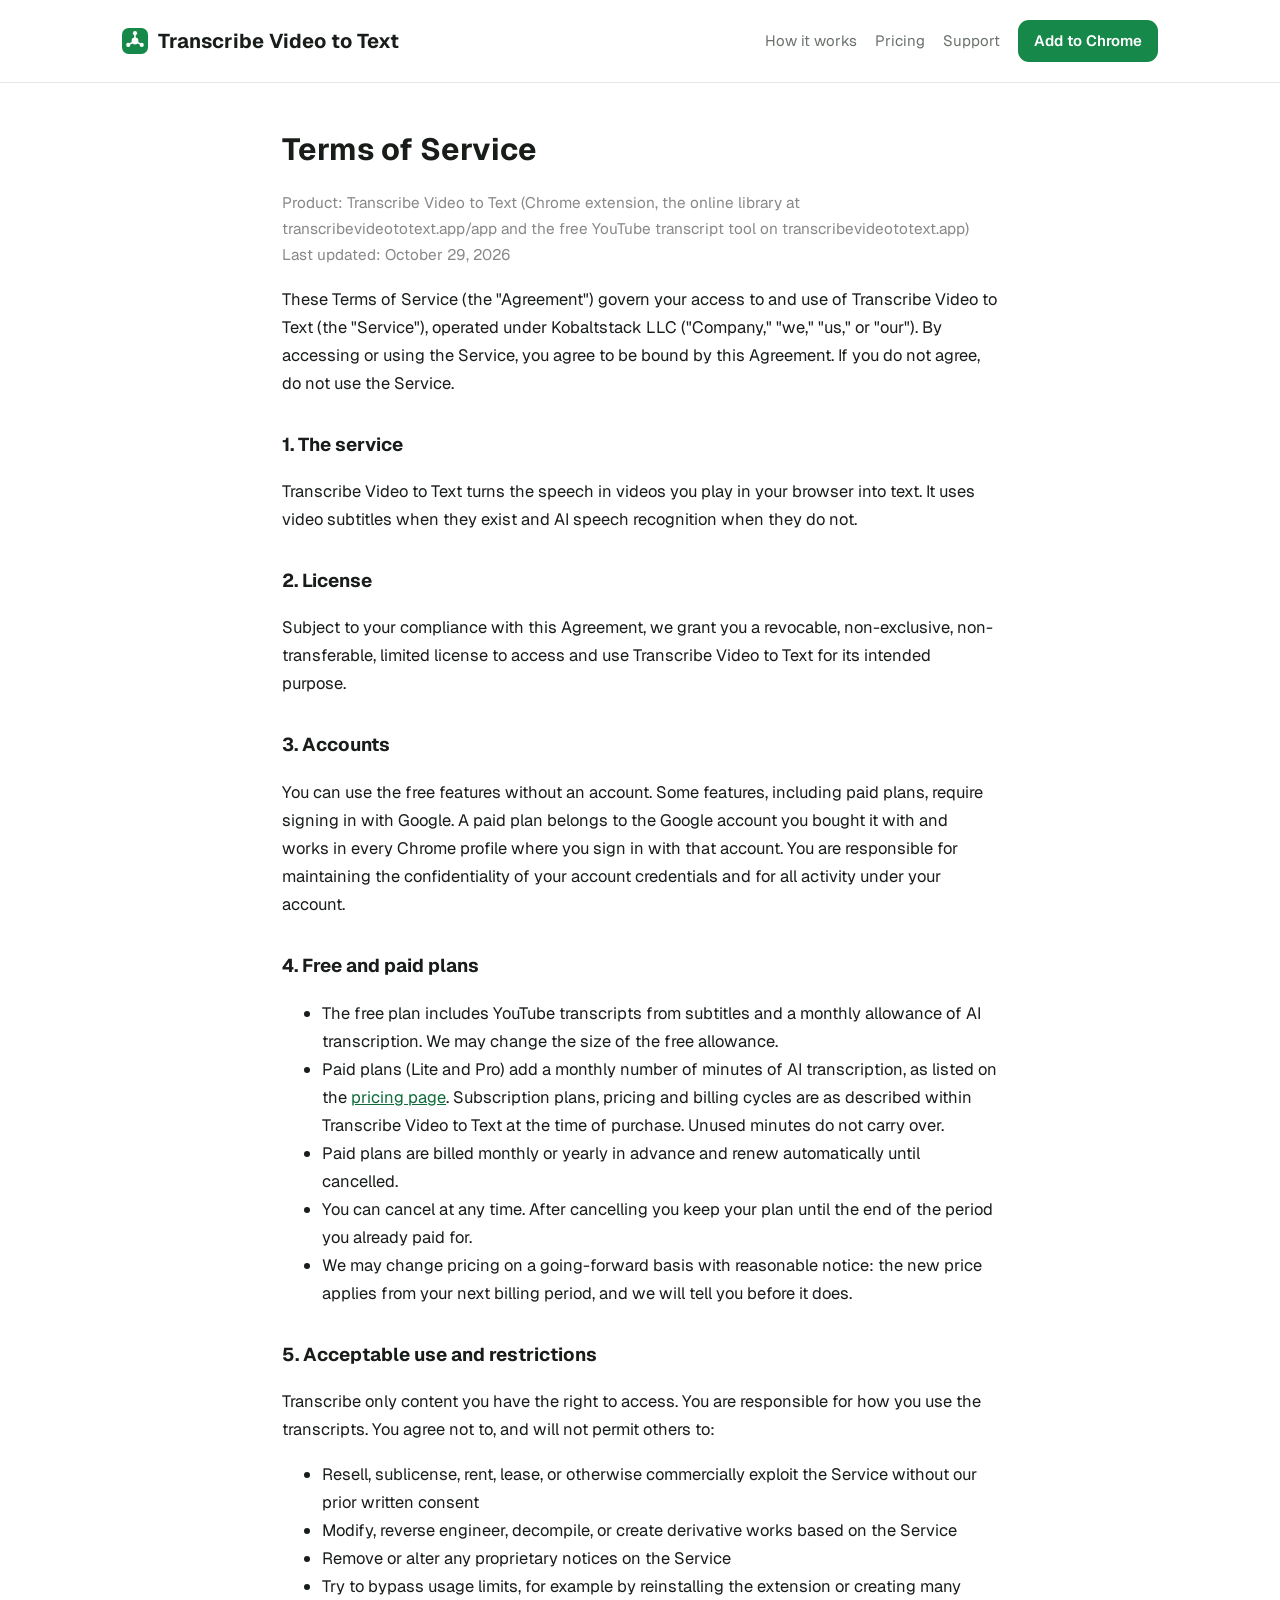
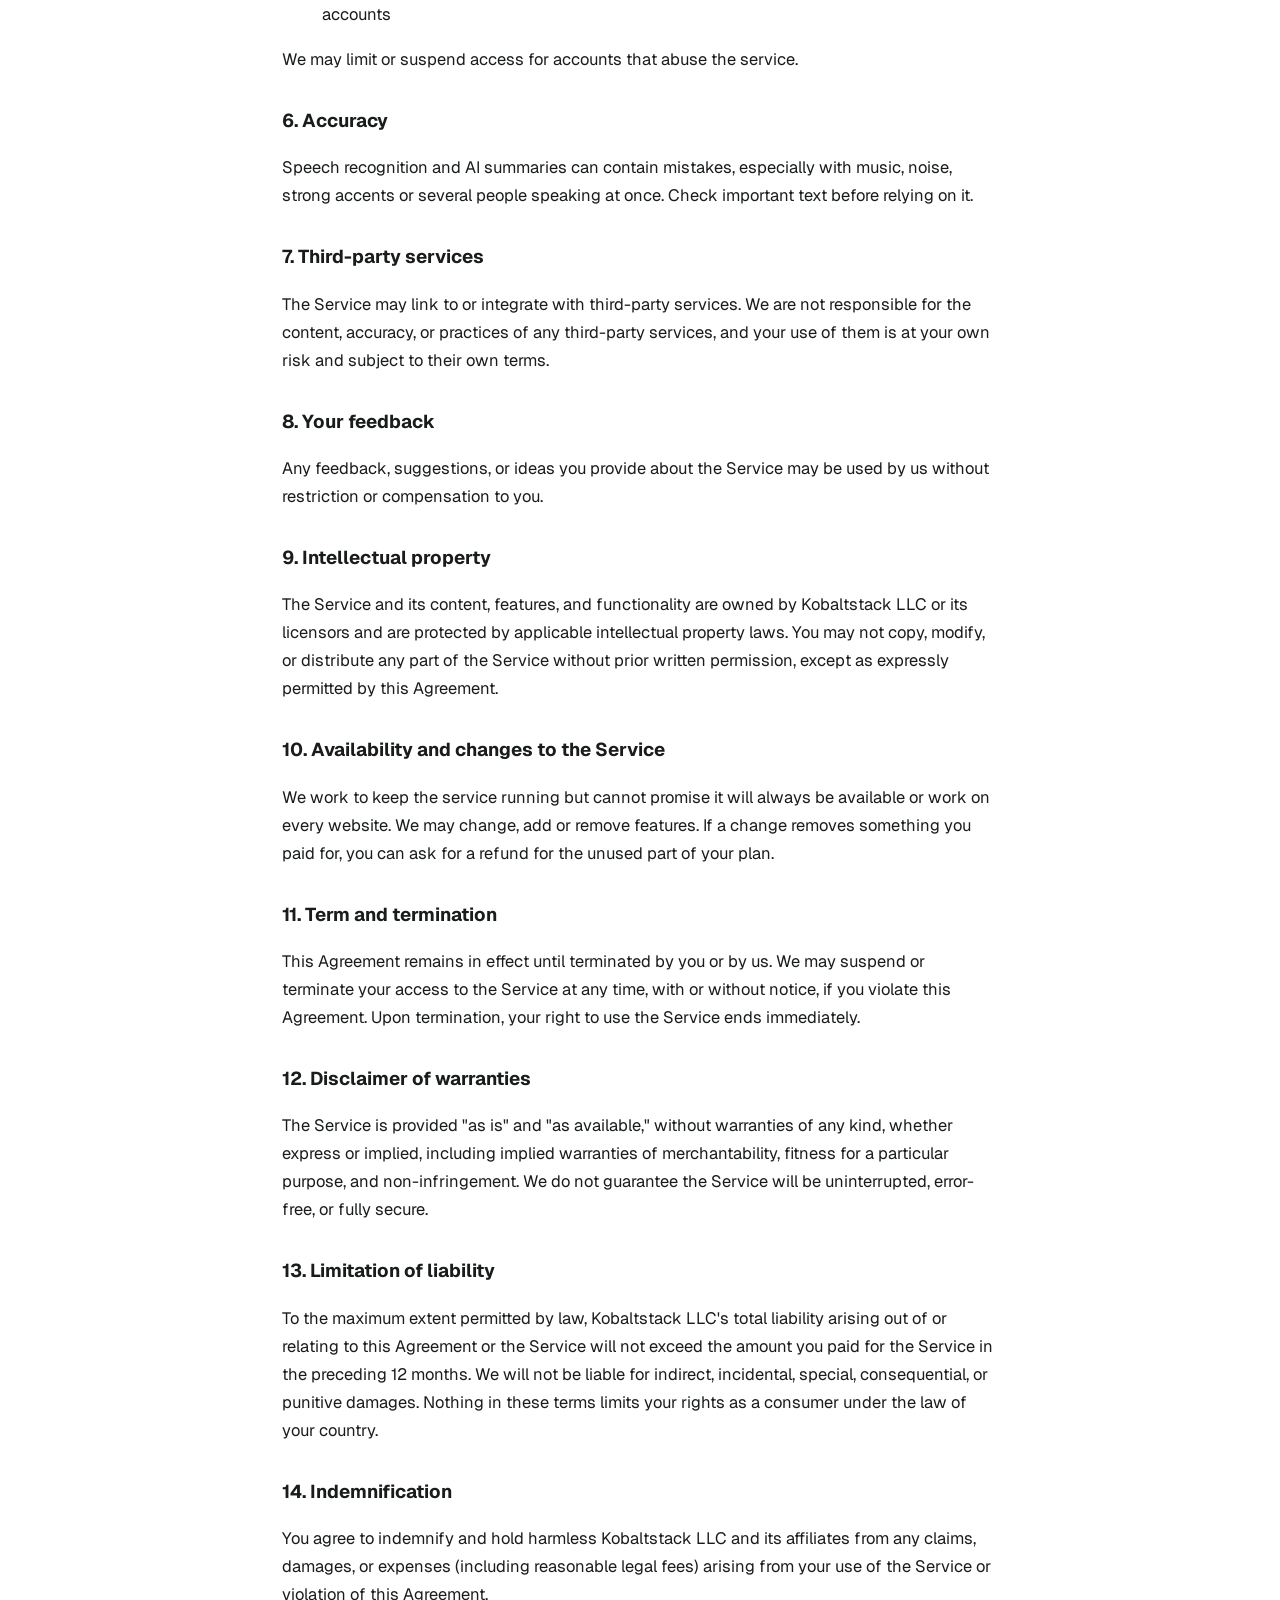
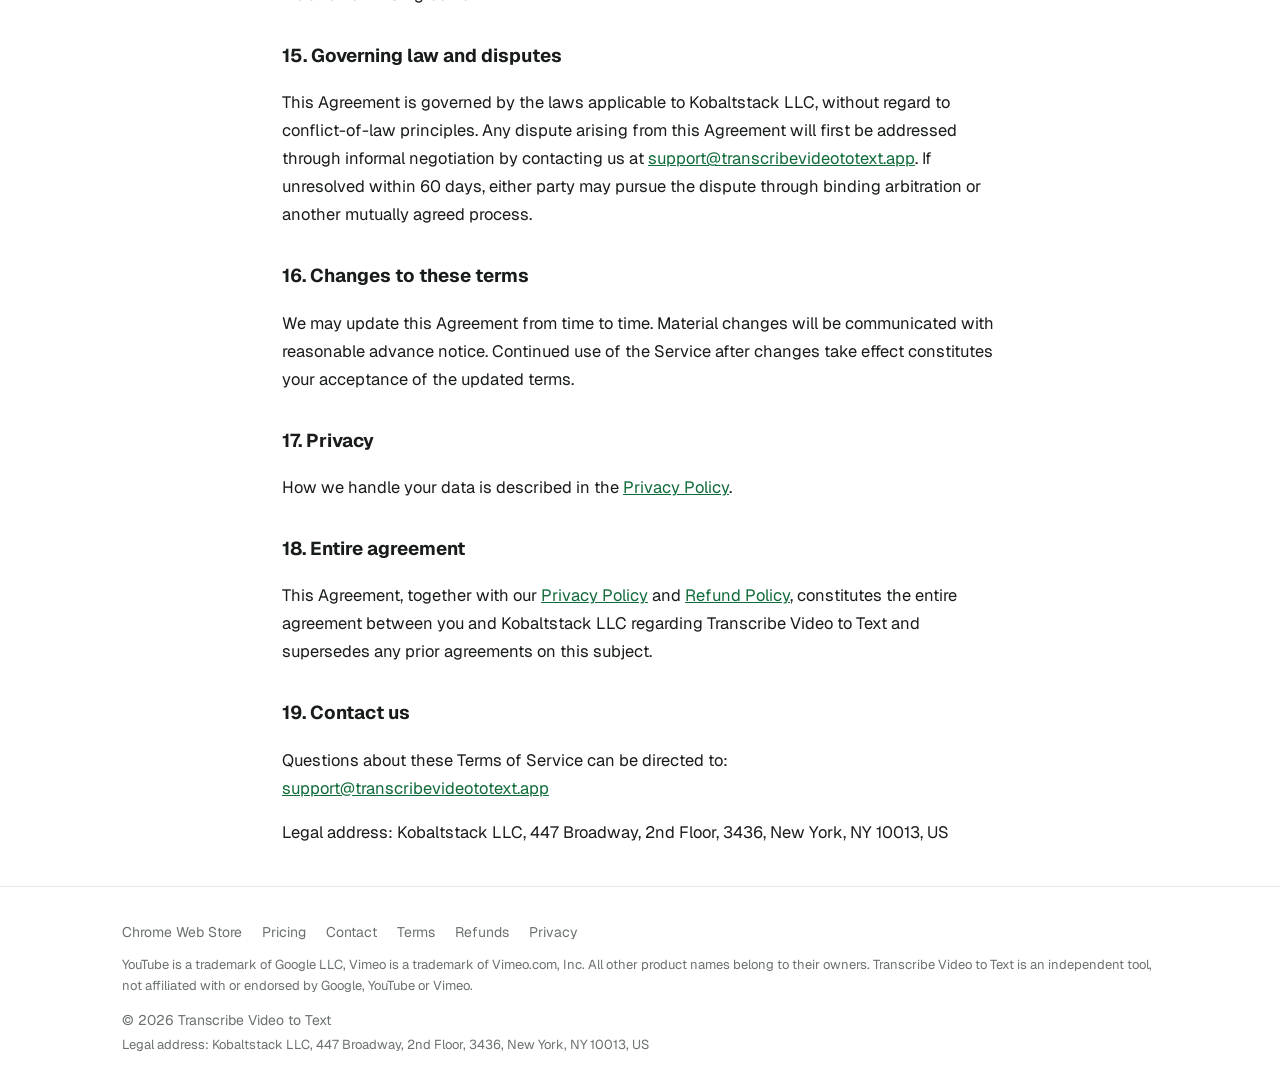
<file: terms/index.html>
<!DOCTYPE html>
<html lang="en">
<head>
<meta charset="utf-8">
<link rel="icon" href="/assets/logo-mark.svg" type="image/svg+xml">
<link rel="icon" href="/assets/logo-mark-32.png" sizes="32x32" type="image/png">
<link rel="apple-touch-icon" href="/assets/logo-mark-180.png">
<meta name="viewport" content="width=device-width, initial-scale=1">
<title>Terms of Service: Transcribe Video to Text</title>
<meta name="description" content="Terms of Service for the Transcribe Video to Text Chrome extension and its paid plans.">
<link rel="canonical" href="https://transcribevideototext.app/terms/">
<meta name="robots" content="noindex, follow">
<link rel="stylesheet" href="/styles.css">
<style>
  .legal { max-width: 760px; margin: 40px auto; padding: 0 22px; line-height: 1.7; }
  .legal h1 { font-size: 1.8em; margin-bottom: 4px; }
  .legal h2 { font-size: 1.1em; margin-top: 32px; }
  .legal p, .legal li { font-size: 0.97em; }
  .legal .meta { color: #888; font-size: 0.9em; }
</style>
</head>
<body>
<header class="site-head sticky">
  <div class="wrap headrow">
    <a class="brand" href="/"><span class="dot"></span>Transcribe Video to Text</a>
    <nav class="nav">
      <a href="/#how">How it works</a>
      <a href="/pricing/">Pricing</a>
      <a href="/#contact">Support</a>
      <a class="btn btn-sm store-link" href="https://chromewebstore.google.com/detail/mgblgaahjeahphiahfakjiabnheanbhj" data-umami-event="store-click" data-umami-event-ext="transcribe">Add to Chrome</a>
    </nav>
  </div>
</header>

<main class="legal">
  <h1>Terms of Service</h1>
  <p class="meta">Product: Transcribe Video to Text (Chrome extension, the online library at transcribevideototext.app/app and the free YouTube transcript tool on transcribevideototext.app)<br>Last updated: October 29, 2026</p>

  <p>These Terms of Service (the &quot;Agreement&quot;) govern your access to and use of Transcribe Video to Text (the &quot;Service&quot;), operated under Kobaltstack LLC (&quot;Company,&quot; &quot;we,&quot; &quot;us,&quot; or &quot;our&quot;). By accessing or using the Service, you agree to be bound by this Agreement. If you do not agree, do not use the Service.</p>

  <h2>1. The service</h2>
  <p>Transcribe Video to Text turns the speech in videos you play in your browser into text. It uses video subtitles when they exist and AI speech recognition when they do not.</p>

  <h2>2. License</h2>
  <p>Subject to your compliance with this Agreement, we grant you a revocable, non-exclusive, non-transferable, limited license to access and use Transcribe Video to Text for its intended purpose.</p>

  <h2>3. Accounts</h2>
  <p>You can use the free features without an account. Some features, including paid plans, require signing in with Google. A paid plan belongs to the Google account you bought it with and works in every Chrome profile where you sign in with that account. You are responsible for maintaining the confidentiality of your account credentials and for all activity under your account.</p>

  <h2>4. Free and paid plans</h2>
  <ul>
    <li>The free plan includes YouTube transcripts from subtitles and a monthly allowance of AI transcription. We may change the size of the free allowance.</li>
    <li>Paid plans (Lite and Pro) add a monthly number of minutes of AI transcription, as listed on the <a href="/pricing/">pricing page</a>. Subscription plans, pricing and billing cycles are as described within Transcribe Video to Text at the time of purchase. Unused minutes do not carry over.</li>
    <li>Paid plans are billed monthly or yearly in advance and renew automatically until cancelled.</li>
    <li>You can cancel at any time. After cancelling you keep your plan until the end of the period you already paid for.</li>
    <li>We may change pricing on a going-forward basis with reasonable notice: the new price applies from your next billing period, and we will tell you before it does.</li>
  </ul>

  <h2>5. Acceptable use and restrictions</h2>
  <p>Transcribe only content you have the right to access. You are responsible for how you use the transcripts. You agree not to, and will not permit others to:</p>
  <ul>
    <li>Resell, sublicense, rent, lease, or otherwise commercially exploit the Service without our prior written consent</li>
    <li>Modify, reverse engineer, decompile, or create derivative works based on the Service</li>
    <li>Remove or alter any proprietary notices on the Service</li>
    <li>Try to bypass usage limits, for example by reinstalling the extension or creating many accounts</li>
  </ul>
  <p>We may limit or suspend access for accounts that abuse the service.</p>

  <h2>6. Accuracy</h2>
  <p>Speech recognition and AI summaries can contain mistakes, especially with music, noise, strong accents or several people speaking at once. Check important text before relying on it.</p>

  <h2>7. Third-party services</h2>
  <p>The Service may link to or integrate with third-party services. We are not responsible for the content, accuracy, or practices of any third-party services, and your use of them is at your own risk and subject to their own terms.</p>

  <h2>8. Your feedback</h2>
  <p>Any feedback, suggestions, or ideas you provide about the Service may be used by us without restriction or compensation to you.</p>

  <h2>9. Intellectual property</h2>
  <p>The Service and its content, features, and functionality are owned by Kobaltstack LLC or its licensors and are protected by applicable intellectual property laws. You may not copy, modify, or distribute any part of the Service without prior written permission, except as expressly permitted by this Agreement.</p>

  <h2>10. Availability and changes to the Service</h2>
  <p>We work to keep the service running but cannot promise it will always be available or work on every website. We may change, add or remove features. If a change removes something you paid for, you can ask for a refund for the unused part of your plan.</p>

  <h2>11. Term and termination</h2>
  <p>This Agreement remains in effect until terminated by you or by us. We may suspend or terminate your access to the Service at any time, with or without notice, if you violate this Agreement. Upon termination, your right to use the Service ends immediately.</p>

  <h2>12. Disclaimer of warranties</h2>
  <p>The Service is provided &quot;as is&quot; and &quot;as available,&quot; without warranties of any kind, whether express or implied, including implied warranties of merchantability, fitness for a particular purpose, and non-infringement. We do not guarantee the Service will be uninterrupted, error-free, or fully secure.</p>

  <h2>13. Limitation of liability</h2>
  <p>To the maximum extent permitted by law, Kobaltstack LLC&#39;s total liability arising out of or relating to this Agreement or the Service will not exceed the amount you paid for the Service in the preceding 12 months. We will not be liable for indirect, incidental, special, consequential, or punitive damages. Nothing in these terms limits your rights as a consumer under the law of your country.</p>

  <h2>14. Indemnification</h2>
  <p>You agree to indemnify and hold harmless Kobaltstack LLC and its affiliates from any claims, damages, or expenses (including reasonable legal fees) arising from your use of the Service or violation of this Agreement.</p>

  <h2>15. Governing law and disputes</h2>
  <p>This Agreement is governed by the laws applicable to Kobaltstack LLC, without regard to conflict-of-law principles. Any dispute arising from this Agreement will first be addressed through informal negotiation by contacting us at <a href="mailto:support@transcribevideototext.app">support@transcribevideototext.app</a>. If unresolved within 60 days, either party may pursue the dispute through binding arbitration or another mutually agreed process.</p>

  <h2>16. Changes to these terms</h2>
  <p>We may update this Agreement from time to time. Material changes will be communicated with reasonable advance notice. Continued use of the Service after changes take effect constitutes your acceptance of the updated terms.</p>

  <h2>17. Privacy</h2>
  <p>How we handle your data is described in the <a href="/privacy-policy/">Privacy Policy</a>.</p>

  <h2>18. Entire agreement</h2>
  <p>This Agreement, together with our <a href="/privacy-policy/">Privacy Policy</a> and <a href="/refund-policy/">Refund Policy</a>, constitutes the entire agreement between you and Kobaltstack LLC regarding Transcribe Video to Text and supersedes any prior agreements on this subject.</p>

  <h2>19. Contact us</h2>
  <p>Questions about these Terms of Service can be directed to: <a href="mailto:support@transcribevideototext.app">support@transcribevideototext.app</a></p>
  <p>Legal address: Kobaltstack LLC, 447 Broadway, 2nd Floor, 3436, New York, NY 10013, US</p>
</main>

<footer class="site-foot">
  <div class="wrap">
    <a class="store-link" href="https://chromewebstore.google.com/detail/mgblgaahjeahphiahfakjiabnheanbhj" data-umami-event="store-click" data-umami-event-ext="transcribe">Chrome Web Store</a>
    <a href="/pricing/">Pricing</a>
    <a href="/#contact">Contact</a>
    <a href="/terms/">Terms</a>
    <a href="/refund-policy/">Refunds</a>
    <a href="/privacy-policy/">Privacy</a>
    <span style="display:block;margin-top:12px;font-size:13px;">YouTube is a trademark of Google LLC, Vimeo is a trademark of Vimeo.com, Inc. All other product names belong to their owners. Transcribe Video to Text is an independent tool, not affiliated with or endorsed by Google, YouTube or Vimeo.</span>
    <span style="display:block;margin-top:12px;">&copy; 2026 Transcribe Video to Text</span>
    <span style="display:block;margin-top:4px;font-size:13px;">Legal address: Kobaltstack LLC, 447 Broadway, 2nd Floor, 3436, New York, NY 10013, US</span>
  </div>
</footer>
</body>
</html>
</file>
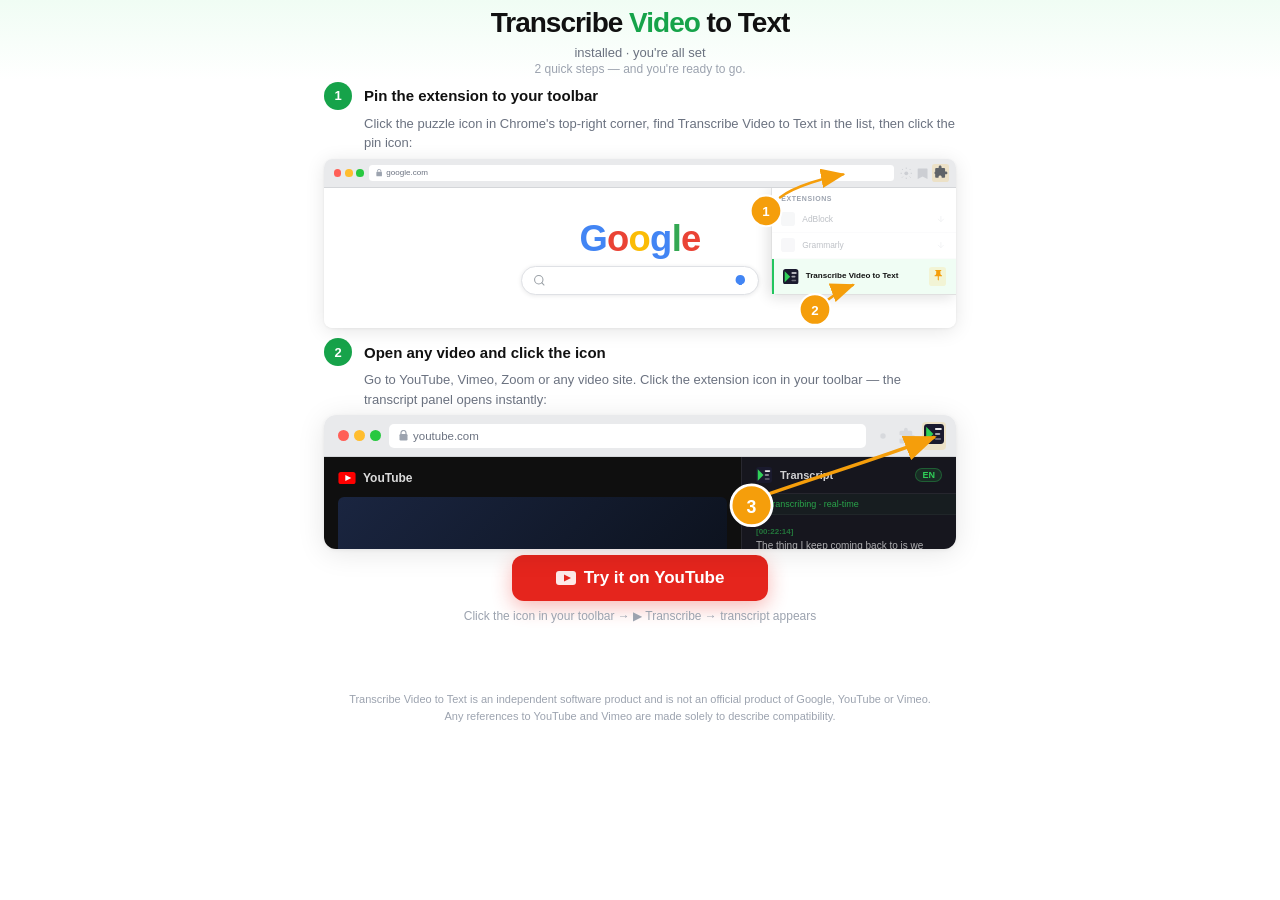
<file: welcome/index.html>
<!DOCTYPE html>
<html lang="en" class="wait" data-i18n-title="ob_title">
<head>
  <meta name="robots" content="noindex">
  <style>
    /* Тексты приходят из расширения (язык Chrome юзера) за доли секунды:
       не показываем английский, чтобы не мигал. welcome.js снимает класс сам и по таймеру. */
    html.wait body { visibility: hidden; }
  </style>
  <meta charset="UTF-8">
  <meta name="viewport" content="width=device-width, initial-scale=1.0">
  <title>Transcribe Video to Text — You're all set!</title>
  <style>
    * { box-sizing: border-box; margin: 0; padding: 0; }
    body {
      font-family: -apple-system, BlinkMacSystemFont, 'Segoe UI', 'Helvetica Neue', Arial, sans-serif;
      background: #fff;
      color: #111;
      min-height: 100vh;
    }

    /* HEADER */
    .header {
      text-align: center;
      padding: 8px 24px 4px;
      background: linear-gradient(180deg, #f0fdf4 0%, #fff 100%);
    }
    .app-name {
      font-size: 28px; font-weight: 800; letter-spacing: -1px;
      line-height: 1.1; color: #111; margin-bottom: 6px;
    }
    .app-name span { color: #16a34a; }
    .headline {
      font-size: 13px; font-weight: 500;
      color: #6b7280; margin: 0 0 2px;
    }
    .subhead { font-size: 12px; color: #9ca3af; }

    /* STEP BLOCKS */
    .steps { max-width: 680px; margin: 0 auto; padding: 2px 24px 6px; }
    .step-block { margin-bottom: 10px; }
    .step-block:last-child { margin-bottom: 0; }
    .step-label { display: flex; align-items: center; gap: 12px; margin-bottom: 4px; }
    .step-num {
      width: 28px; height: 28px; border-radius: 50%;
      background: #16a34a; color: #fff;
      font-size: 13px; font-weight: 700;
      display: flex; align-items: center; justify-content: center; flex-shrink: 0;
    }
    .step-title { font-size: 15px; font-weight: 700; }
    .step-desc { font-size: 13px; color: #6b7280; line-height: 1.5; margin: 0 0 6px 40px; }
    .step-desc strong { color: #374151; }

    /* BROWSER FRAME — fixed 680px wide */
    .browser-wrap {
      position: relative;
      width: 100%;
      border-radius: 12px;
      box-shadow: 0 4px 28px rgba(0,0,0,0.10), 0 1px 4px rgba(0,0,0,0.06);
      overflow: visible;
    }
    .browser-bar {
      background: #e9eaec;
      border-radius: 12px 12px 0 0;
      height: 42px;
      display: flex; align-items: center;
      padding: 0 10px 0 14px; gap: 8px;
      border-bottom: 1px solid #d4d6d9;
    }
    .dots { display: flex; gap: 5px; flex-shrink: 0; }
    .dot { width: 11px; height: 11px; border-radius: 50%; }
    .d-r{background:#ff5f57;} .d-y{background:#ffbd2e;} .d-g{background:#28c840;}
    .url-bar {
      flex: 1; background: #fff; border-radius: 5px;
      height: 24px; display: flex; align-items: center;
      padding: 0 10px; gap: 5px;
      font-size: 11.5px; color: #6b7280;
    }
    .bar-icons { display: flex; align-items: center; gap: 6px; flex-shrink: 0; }
    .browser-body {
      background: #fff;
      border-radius: 0 0 12px 12px;
      overflow: hidden;
      position: relative;
    }

    /* ANNOTATION SVG overlay */
    .ann-svg {
      position: absolute; top: 0; left: 0;
      width: 100%; height: 100%;
      overflow: visible; pointer-events: none;
      z-index: 30;
    }

    /* CTA */
    .cta { text-align: center; padding: 0 24px 40px; }
    .cta-btn {
      display: inline-flex; align-items: center; gap: 8px;
      background: #16a34a; color: #fff;
      font-size: 15px; font-weight: 700;
      padding: 13px 36px; border-radius: 12px;
      text-decoration: none;
      box-shadow: 0 4px 18px rgba(22,163,74,0.28);
    }
    .cta-hint { margin-top: 8px; font-size: 12px; color: #9ca3af; }
    /* 14.10 (Денис): всё до красной кнопки влезает в первый экран ноутбука. Макет 1 меньше,
       от макета 2 только верх окна, кнопка сразу под ним. */
    #mock1 { zoom: 0.7; }
    .cta-red { background: #e5251d; font-size: 17px; padding: 13px 44px; box-shadow: 0 6px 20px rgba(229,37,29,0.32); }
  .ob-disclaimer { max-width: 640px; margin: 28px auto 24px; padding: 0 20px; text-align: center; font-size: 11px; color: #9ca3af; line-height: 1.5; }
</style>
</head>
<body>

<!-- COMPAT WARNING (shown only if critical capture APIs are missing) -->
<div id="compat-warn" style="display:none;margin:24px auto 0;max-width:760px;padding:22px 26px;background:#fef2f2;border:3px solid #dc2626;border-radius:12px;color:#991b1b;font-family:Arial,sans-serif;font-size:21px;line-height:1.45">
  <b id="compat-title"></b> <span id="compat-body"></span>
</div>

<!-- HEADER -->
<div class="header">
  <div class="app-name" data-i18n="ob_appname">Transcribe <span>Video</span> to Text</div>
  <div class="headline" data-i18n="ob_installed">installed · you're all set</div>
  <div class="subhead" data-i18n="ob_substeps">2 quick steps — and you're ready to go.</div>
</div>

<!-- STEPS -->
<div class="steps">

  <!-- ── STEP 1 ── -->
  <div class="step-block">
    <div class="step-label">
      <div class="step-num">1</div>
      <div class="step-title" data-i18n="ob_step1_title">Pin the extension to your toolbar</div>
    </div>
    <div class="step-desc" data-i18n="ob_step1_desc">
      Click the puzzle icon in Chrome's top-right corner, find Transcribe Video to Text in the list, then click the pin icon:
    </div>

    <!-- Browser mockup 1 -->
    <div class="browser-wrap" id="mock1">
      <!-- Browser bar -->
      <div class="browser-bar">
        <div class="dots">
          <div class="dot d-r"></div><div class="dot d-y"></div><div class="dot d-g"></div>
        </div>
        <div class="url-bar">
          <svg width="9" height="11" viewBox="0 0 9 11" fill="none">
            <rect x="0.5" y="4" width="8" height="6.5" rx="1.2" fill="#9ca3af"/>
            <path d="M2 4V3a2.5 2.5 0 015 0v1" stroke="#9ca3af" stroke-width="1.2" fill="none"/>
          </svg>
          google.com
        </div>
        <div class="bar-icons">
          <!-- muted settings icon -->
          <svg width="18" height="18" viewBox="0 0 20 20" fill="#b0b4bc" opacity="0.5">
            <path d="M10 13a3 3 0 100-6 3 3 0 000 6z"/>
            <path d="M10 1v2M10 17v2M3.22 3.22l1.42 1.42M15.36 15.36l1.42 1.42M1 10h2M17 10h2M3.22 16.78l1.42-1.42M15.36 4.64l1.42-1.42" stroke="#b0b4bc" stroke-width="1.5" fill="none"/>
          </svg>
          <!-- muted bookmark -->
          <svg width="16" height="18" viewBox="0 0 16 18" fill="#b0b4bc" opacity="0.5">
            <path d="M2 2h12a1 1 0 011 1v14l-7-3.5L1 17V3a1 1 0 011-1z"/>
          </svg>
          <!-- PUZZLE ICON — target ① (точная Chrome Extensions icon) -->
          <div id="puzzle1" style="background:rgba(251,191,36,0.18);border-radius:4px;padding:2px;">
            <svg width="20" height="20" viewBox="0 0 24 24" fill="none">
              <!-- Chrome Extensions puzzle piece (Chromium source exact path) -->
              <path d="M20.5 11H19V7c0-1.1-.9-2-2-2h-4V3.5C13 2.12 11.88 1 10.5 1S8 2.12 8 3.5V5H4c-1.1 0-1.99.9-1.99 2v3.8H3.5c-1.49 0-2.7 1.21-2.7 2.7s1.21 2.7 2.7 2.7H2V20c0 1.1.9 2 2 2h3.8v-1.5c0-1.49 1.21-2.7 2.7-2.7 1.49 0 2.7 1.21 2.7 2.7V22H17c1.1 0 2-.9 2-2v-4h1.5c1.38 0 2.5-1.12 2.5-2.5S21.88 11 20.5 11z" fill="#5F6368"/>
            </svg>
          </div>
        </div>
      </div>

      <!-- Page body: Google homepage + Dropdown -->
      <div class="browser-body" style="min-height:200px;position:relative;">

        <!-- Google homepage -->
        <div style="height:200px;background:#fff;display:flex;flex-direction:column;align-items:center;justify-content:center;gap:12px;">
          <!-- Google logo — colored letters -->
          <div style="font-size:52px;font-weight:700;letter-spacing:-1px;line-height:1;font-family:Arial,sans-serif;user-select:none;">
            <span style="color:#4285F4">G</span><span style="color:#EA4335">o</span><span style="color:#FBBC05">o</span><span style="color:#4285F4">g</span><span style="color:#34A853">l</span><span style="color:#EA4335">e</span>
          </div>
          <!-- Search bar -->
          <div style="width:340px;height:42px;border:1.5px solid #dfe1e5;border-radius:24px;display:flex;align-items:center;padding:0 16px;gap:10px;background:#fff;box-shadow:0 1px 6px rgba(32,33,36,0.1);">
            <svg width="18" height="18" viewBox="0 0 24 24" fill="none">
              <circle cx="11" cy="11" r="8" stroke="#9aa0a6" stroke-width="2"/>
              <path d="M21 21l-4.35-4.35" stroke="#9aa0a6" stroke-width="2" stroke-linecap="round"/>
            </svg>
            <div style="flex:1;height:2px;"></div>
            <svg width="18" height="18" viewBox="0 0 24 24" fill="#4285F4"><path d="M12 2a9 9 0 00-3 17.47V21h6v-1.53A9 9 0 0012 2z"/></svg>
          </div>
        </div>

        <!-- Extensions dropdown — overlaid top-right -->
        <div style="
          position:absolute; top:0; right:0;
          width:265px;
          background:#fff;
          border-left:1px solid #e0e0e0;
          border-bottom:1px solid #e0e0e0;
          border-radius:0 0 0 10px;
          box-shadow:-4px 4px 20px rgba(0,0,0,0.12);
          z-index:10;
        ">
          <div style="padding:10px 14px 6px;font-size:10px;font-weight:600;color:#9ca3af;letter-spacing:.08em;text-transform:uppercase;">Extensions</div>

          <!-- Row: muted -->
          <div style="display:flex;align-items:center;gap:10px;padding:8px 14px;opacity:.32;border-bottom:1px solid #f3f4f6;">
            <div style="width:20px;height:20px;background:#e5e7eb;border-radius:4px;flex-shrink:0;"></div>
            <span style="font-size:12px;color:#374151;flex:1;">AdBlock</span>
            <svg width="14" height="14" viewBox="0 0 24 24" fill="none" stroke="#d1d5db" stroke-width="2"><path d="M12 5v14M5 12l7 7 7-7"/></svg>
          </div>
          <!-- Row: muted -->
          <div style="display:flex;align-items:center;gap:10px;padding:8px 14px;opacity:.32;border-bottom:1px solid #f3f4f6;">
            <div style="width:20px;height:20px;background:#e5e7eb;border-radius:4px;flex-shrink:0;"></div>
            <span style="font-size:12px;color:#374151;flex:1;">Grammarly</span>
            <svg width="14" height="14" viewBox="0 0 24 24" fill="none" stroke="#d1d5db" stroke-width="2"><path d="M12 5v14M5 12l7 7 7-7"/></svg>
          </div>
          <!-- Row: OUR EXTENSION — highlighted, target ② (pin icon) -->
          <div id="ext-row" style="
            display:flex; align-items:center; gap:10px;
            padding:12px 14px;
            background:#f0fdf4;
            border-left:3px solid #22c55e;
          ">
            <svg width="22" height="22" viewBox="0 0 128 128" style="flex-shrink:0;">
              <rect width="128" height="128" rx="22" fill="#1a1a2e"/>
              <polygon points="14,18 14,110 60,64" fill="#30d158"/>
              <rect x="70" y="26" width="44" height="13" rx="6.5" fill="white" opacity="0.9"/>
              <rect x="70" y="57" width="34" height="13" rx="6.5" fill="white" opacity="0.6"/>
              <rect x="70" y="89" width="40" height="13" rx="6.5" fill="white" opacity="0.35"/>
            </svg>
            <span style="font-size:11.5px;font-weight:600;color:#111;flex:1;line-height:1.3;" data-i18n="ob_appname">Transcribe Video to Text</span>
            <!-- PIN ICON — target ② (Material push_pin) -->
            <div id="pin-btn" style="background:rgba(251,191,36,0.15);border-radius:4px;padding:3px;flex-shrink:0;">
              <svg width="18" height="18" viewBox="0 0 24 24">
                <path d="M16 9V4h1c.55 0 1-.45 1-1s-.45-1-1-1H7c-.55 0-1 .45-1 1s.45 1 1 1h1v5c0 1.66-1.34 3-3 3v2h5.97v7l1 1 1-1v-7H19v-2c-1.66 0-3-1.34-3-3z" fill="#f59e0b"/>
              </svg>
            </div>
          </div>
        </div>
      </div>

      <!-- ANNOTATION SVG OVERLAY for Mock 1 -->
      <!-- Puzzle icon center: ~x=643, y=21 in 680px bar -->
      <!-- Pin icon center: ~x=652, y=163 from top of wrapper -->
      <svg class="ann-svg" viewBox="0 0 680 242" xmlns="http://www.w3.org/2000/svg">
        <defs>
          <marker id="arr1" markerWidth="10" markerHeight="8" refX="9" refY="4" orient="auto">
            <polygon points="0,0 10,4 0,8" fill="#f59e0b"/>
          </marker>
          <marker id="arr2" markerWidth="10" markerHeight="8" refX="9" refY="4" orient="auto">
            <polygon points="0,0 10,4 0,8" fill="#f59e0b"/>
          </marker>
        </defs>

        <!-- ① Arrow: from circle (520,72) upper-right to puzzle icon (~638,21) -->
        <path d="M 540 55 C 562 38 608 26 630 22"
              stroke="#f59e0b" stroke-width="3.5" fill="none"
              marker-end="url(#arr1)" stroke-linecap="round"/>
        <circle cx="520" cy="74" r="22" fill="#f59e0b" stroke="white" stroke-width="3"/>
        <text x="520" y="82" font-size="19" font-weight="800" fill="white"
              text-anchor="middle" font-family="Arial, sans-serif">1</text>

        <!-- ② Arrow: from circle (590,215) right-up to pin icon (~648,172) -->
        <path d="M 607 202 C 622 191, 636 183, 644 180"
              stroke="#f59e0b" stroke-width="3.5" fill="none"
              marker-end="url(#arr2)" stroke-linecap="round"/>
        <circle cx="590" cy="215" r="22" fill="#f59e0b" stroke="white" stroke-width="3"/>
        <text x="590" y="223" font-size="19" font-weight="800" fill="white"
              text-anchor="middle" font-family="Arial, sans-serif">2</text>
      </svg>
    </div>
  </div>


  <!-- ── STEP 2 ── -->
  <div class="step-block">
    <div class="step-label">
      <div class="step-num">2</div>
      <div class="step-title" data-i18n="ob_step2_title">Open any video and click the icon</div>
    </div>
    <div class="step-desc" data-i18n="ob_step2_desc">
      Go to YouTube, Vimeo, Zoom or any video site. Click the extension icon in your toolbar — the transcript panel opens instantly:
    </div>

    <!-- Browser mockup 2 -->
    <div class="browser-wrap" id="mock2">
      <div class="browser-bar">
        <div class="dots">
          <div class="dot d-r"></div><div class="dot d-y"></div><div class="dot d-g"></div>
        </div>
        <div class="url-bar">
          <svg width="9" height="11" viewBox="0 0 9 11" fill="none">
            <rect x="0.5" y="4" width="8" height="6.5" rx="1.2" fill="#9ca3af"/>
            <path d="M2 4V3a2.5 2.5 0 015 0v1" stroke="#9ca3af" stroke-width="1.2" fill="none"/>
          </svg>
          youtube.com
        </div>
        <div class="bar-icons">
          <svg width="18" height="18" viewBox="0 0 20 20" fill="#b0b4bc" opacity="0.3">
            <path d="M10 13a3 3 0 100-6 3 3 0 000 6z"/>
          </svg>
          <svg width="18" height="18" viewBox="0 0 24 24" fill="#b0b4bc" opacity="0.3">
            <path d="M20.5 11H19V7a2 2 0 00-2-2h-4V3.5a2.5 2.5 0 00-5 0V5H4a2 2 0 00-2 2v3.8H3.5a2.5 2.5 0 010 5H2V20a2 2 0 002 2h3.8v-1.5a2.5 2.5 0 015 0V22H17a2 2 0 002-2v-4h1.5a2.5 2.5 0 000-5z"/>
          </svg>
          <!-- EXTENSION ICON PINNED — target ③ -->
          <div id="ext-icon" style="background:rgba(251,191,36,0.18);border-radius:4px;padding:2px;cursor:pointer;">
            <svg width="20" height="20" viewBox="0 0 128 128">
              <rect width="128" height="128" rx="22" fill="#1a1a2e"/>
              <polygon points="14,18 14,110 60,64" fill="#30d158"/>
              <rect x="70" y="26" width="44" height="13" rx="6.5" fill="white" opacity="0.9"/>
              <rect x="70" y="57" width="34" height="13" rx="6.5" fill="white" opacity="0.6"/>
              <rect x="70" y="89" width="40" height="13" rx="6.5" fill="white" opacity="0.35"/>
            </svg>
          </div>
        </div>
      </div>

      <!-- Page body: YouTube + Sidepanel -->
      <div class="browser-body" style="display:flex; height:92px; overflow:hidden;">
        <!-- YouTube -->
        <div style="flex:1; background:#0f0f0f; padding:14px 14px 12px; display:flex; flex-direction:column; gap:10px; overflow:hidden;">
          <div style="display:flex;align-items:center;gap:7px;margin-bottom:2px;">
            <svg width="18" height="12" viewBox="0 0 20 14"><rect width="20" height="14" rx="3" fill="#FF0000"/><polygon points="8,3.5 8,10.5 15,7" fill="white"/></svg>
            <span style="font-size:12px;font-weight:700;color:rgba(255,255,255,0.85);">YouTube</span>
          </div>
          <div style="aspect-ratio:16/9;max-height:144px;background:linear-gradient(135deg,#1a2540,#0a0f18);border-radius:6px;position:relative;overflow:hidden;flex-shrink:0;display:flex;align-items:center;justify-content:center;">
            <svg width="40" height="40" viewBox="0 0 40 40"><circle cx="20" cy="20" r="20" fill="rgba(255,255,255,0.08)"/><polygon points="15,12 15,28 29,20" fill="rgba(255,255,255,0.7)"/></svg>
            <div style="position:absolute;bottom:0;left:0;right:0;height:3px;background:rgba(255,255,255,0.12);"><div style="width:35%;height:100%;background:#ff0000;"></div></div>
          </div>
          <div style="font-size:11.5px;font-weight:600;color:rgba(255,255,255,0.8);line-height:1.35;">Sam Altman: OpenAI, GPT-5, AGI and the future of AI</div>
          <div style="font-size:10px;color:rgba(255,255,255,0.35);">Lex Fridman · 8.2M views</div>
        </div>
        <!-- Sidepanel -->
        <div style="width:215px;flex-shrink:0;background:#16161e;border-left:1px solid rgba(255,255,255,0.08);display:flex;flex-direction:column;">
          <div style="padding:10px 14px;border-bottom:1px solid rgba(255,255,255,0.07);display:flex;align-items:center;gap:8px;">
            <svg width="16" height="16" viewBox="0 0 128 128"><rect width="128" height="128" rx="22" fill="#1a1a2e"/><polygon points="14,18 14,110 60,64" fill="#30d158"/><rect x="70" y="26" width="44" height="13" rx="6.5" fill="white" opacity="0.9"/><rect x="70" y="57" width="34" height="13" rx="6.5" fill="white" opacity="0.6"/><rect x="70" y="89" width="40" height="13" rx="6.5" fill="white" opacity="0.35"/></svg>
            <span style="font-size:11px;font-weight:600;color:rgba(255,255,255,0.8);flex:1;">Transcript</span>
            <span style="font-size:9px;font-weight:600;background:rgba(48,209,88,0.12);border:1px solid rgba(48,209,88,0.3);color:#30d158;border-radius:8px;padding:1px 6px;">EN</span>
          </div>
          <div style="display:flex;align-items:center;gap:6px;padding:5px 14px;background:rgba(48,209,88,0.04);border-bottom:1px solid rgba(255,255,255,0.04);">
            <div style="width:5px;height:5px;border-radius:50%;background:#30d158;box-shadow:0 0 4px rgba(48,209,88,0.7);"></div>
            <span style="font-size:9px;color:rgba(48,209,88,0.75);font-weight:500;">Transcribing · real-time</span>
          </div>
          <div style="padding:12px 14px;display:flex;flex-direction:column;gap:10px;flex:1;">
            <div>
              <div style="font-size:8px;color:rgba(48,209,88,0.5);font-weight:600;margin-bottom:3px;">[00:22:14]</div>
              <div style="font-size:10px;color:rgba(255,255,255,0.65);line-height:1.45;">The thing I keep coming back to is we don't know what intelligence really is—</div>
            </div>
            <div>
              <div style="font-size:8px;color:rgba(48,209,88,0.65);font-weight:600;margin-bottom:3px;">[00:22:41]</div>
              <div style="font-size:10px;color:rgba(255,255,255,0.85);line-height:1.45;">What surprised me most was the way GPT-4 handled ambiguity<span style="display:inline-block;width:2px;height:9px;background:#30d158;vertical-align:middle;margin-left:2px;"></span></div>
            </div>
          </div>
          <div style="padding:8px 14px;border-top:1px solid rgba(255,255,255,0.06);">
            <div style="background:rgba(48,209,88,0.1);border:1px solid rgba(48,209,88,0.25);border-radius:6px;padding:5px;font-size:10px;font-weight:600;color:#30d158;text-align:center;">⬇ Export .txt</div>
          </div>
        </div>
      </div>

      <!-- ANNOTATION SVG OVERLAY for Mock 2 -->
      <!-- Extension icon in bar: rightmost, ~cx=658, cy=21 -->
      <svg class="ann-svg" viewBox="0 0 680 134" xmlns="http://www.w3.org/2000/svg">
        <defs>
          <marker id="arr3" markerWidth="10" markerHeight="8" refX="9" refY="4" orient="auto">
            <polygon points="0,0 10,4 0,8" fill="#f59e0b"/>
          </marker>
        </defs>
        <!-- ③ Arrow: from circle (460,148) up-right to extension icon in toolbar (~658,17) -->
        <path d="M 478 80 C 535 60, 602 40, 656 19"
              stroke="#f59e0b" stroke-width="3.5" fill="none"
              marker-end="url(#arr3)" stroke-linecap="round"/>
        <circle cx="460" cy="92" r="22" fill="#f59e0b" stroke="white" stroke-width="3"/>
        <text x="460" y="100" font-size="19" font-weight="800" fill="white"
              text-anchor="middle" font-family="Arial, sans-serif">3</text>
      </svg>
    </div>
  </div>

</div><!-- /steps -->

<!-- CTA: сразу под макетом шага 2, красная и крупная (Денис 14.10) -->
<div class="cta">
  <!-- Конкретный ролик, а не главная YouTube: на главной иконка давала «нет субтитров» (14.10, 19 из 32 нажавших ловили ошибку).
       TED Tim Urban: 14 мин, 50 ручных дорожек субтитров, текст по сабам без кредита. -->
  <a href="https://www.youtube.com/watch?v=arj7oStGLkU" class="cta-btn cta-red" target="_blank" data-place="main">
    <svg width="20" height="14" viewBox="0 0 20 14"><rect width="20" height="14" rx="3" fill="rgba(255,255,255,0.9)"/><polygon points="8,3.5 8,10.5 15,7" fill="#e5251d"/></svg>
    <span data-i18n="ob_cta">Try it on YouTube</span>
  </a>
  <div class="cta-hint" data-i18n="ob_cta_hint">Click the icon in your toolbar → ▶ Transcribe → transcript appears</div>
</div>

<!-- Дисклеймер бренда (1.3.3, требование monetize.software, их вариант 2) -->
<p class="ob-disclaimer" data-i18n="ob_disclaimer">Transcribe Video to Text is an independent software product and is not an official product of Google, YouTube or Vimeo. Any references to YouTube and Vimeo are made solely to describe compatibility.</p>

<script src="welcome.js"></script>
</body>
</html>
</file>
<file: styles.css>
@import url('https://fonts.googleapis.com/css2?family=Geist:wght@400;500;600;700;800&family=Geist+Mono:wght@500;600&family=Instrument+Serif:ital@0;1&display=swap');

:root {
  --green: #16884a;
  --green-deep: #0f6b39;
  --ink: #191d1a;
  --ink-soft: #3a423d;
  --muted: #6a726c;
  --line: #e8e7e1;
  --bg: #ffffff;
  --bg-soft: #f7f7f3;
  --radius: 14px;
  --maxw: 1080px;
  --font: "Geist", -apple-system, BlinkMacSystemFont, "Segoe UI", Roboto, Helvetica, Arial, sans-serif;
  --serif: "Instrument Serif", Georgia, "Times New Roman", serif;
  --mono: "Geist Mono", ui-monospace, SFMono-Regular, Menlo, monospace;
  --shadow-card: 0 1px 2px rgba(20,30,25,.04), 0 8px 24px rgba(20,40,30,.06);
  --shadow-lift: 0 2px 4px rgba(20,30,25,.05), 0 18px 40px rgba(20,40,30,.10);
}

* { box-sizing: border-box; }

html { -webkit-text-size-adjust: 100%; }

body {
  margin: 0;
  font-family: var(--font);
  color: var(--ink);
  background: var(--bg);
  line-height: 1.6;
  font-size: 17px;
  -webkit-font-smoothing: antialiased;
  text-rendering: optimizeLegibility;
}

a { color: var(--green-deep); }

.wrap { max-width: var(--maxw); margin: 0 auto; padding: 0 22px; }

/* header */
.site-head {
  display: flex; align-items: center; justify-content: space-between;
  padding: 20px 0;
  border-bottom: 1px solid var(--line);
}
.site-head.sticky { position: sticky; top: 0; z-index: 40; background: rgba(255,255,255,.92); backdrop-filter: saturate(180%) blur(8px); }
.headrow { display: flex; align-items: center; justify-content: space-between; width: 100%; padding-left: 22px; padding-right: 22px; }
.nav { display: flex; align-items: center; }
.brand { display: flex; align-items: center; gap: 10px; font-weight: 700; color: var(--ink); text-decoration: none; font-size: 20px; }
.brand .dot { width: 26px; height: 26px; background: url(assets/logo-mark.svg) center/contain no-repeat; display: inline-block; }
.nav a { color: var(--muted); text-decoration: none; font-size: 15px; margin-left: 18px; }
.nav a:hover { color: var(--ink); }
.nav a.btn { color: #fff; }

/* buttons */
.btn {
  display: inline-flex; align-items: center; gap: 9px;
  background: var(--green); color: #fff; text-decoration: none;
  font-weight: 600; font-size: 17px;
  padding: 14px 26px; border-radius: 11px;
  transition: background .15s ease;
}
.btn:hover { background: var(--green-deep); }
.btn-ghost {
  background: transparent; color: var(--green-deep);
  border: 1px solid var(--line); padding: 13px 22px;
}
.btn-ghost:hover { background: var(--bg-soft); }
.btn-sm { padding: 9px 16px; font-size: 15px; margin-left: 18px; }
.btn-lg { padding: 16px 32px; font-size: 18px; box-shadow: 0 6px 18px rgba(22,136,74,.22); }
.btn-lg:hover { box-shadow: 0 8px 22px rgba(15,107,57,.28); }

/* sticky floating CTA (mobile + long scroll) */
.sticky-cta {
  position: fixed; left: 50%; bottom: 18px; transform: translateX(-50%);
  z-index: 45; background: var(--green); color: #fff; text-decoration: none;
  font-weight: 600; font-size: 16px; padding: 13px 26px; border-radius: 30px;
  box-shadow: 0 8px 24px rgba(15,107,57,.32);
  opacity: 0; pointer-events: none; transition: opacity .25s ease;
}
.sticky-cta.show { opacity: 1; pointer-events: auto; }
.sticky-cta:hover { background: var(--green-deep); }

/* hero */
.hero { padding: 68px 0 40px; text-align: center; }
.hero h1 { font-family: var(--serif); font-size: clamp(42px, 6.4vw, 68px); line-height: 1.02; margin: 0 0 18px; letter-spacing: -0.015em; font-weight: 400; }
.hero .arrow { color: var(--green); }
.hero p.sub { font-size: clamp(17px, 2.4vw, 21px); color: var(--muted); max-width: 620px; margin: 0 auto 30px; }
.hero .cta-row { display: flex; gap: 12px; justify-content: center; flex-wrap: wrap; }
.hero .note { margin-top: 14px; color: var(--muted); font-size: 14px; }

/* demo image */
.demo { padding: 20px 0 60px; }
.demo img { display: block; width: 100%; max-width: 900px; margin: 0 auto; border: 1px solid var(--line); border-radius: var(--radius); }

/* feature row */
.section { padding: 56px 0; }
.section.soft { background: var(--bg-soft); border-top: 1px solid var(--line); border-bottom: 1px solid var(--line); }
.section h2 { font-family: var(--serif); font-size: clamp(29px, 4.2vw, 46px); margin: 0 0 10px; letter-spacing: -0.01em; font-weight: 400; line-height: 1.06; }
.section .lead { color: var(--muted); margin: 0 0 34px; max-width: 620px; font-size: 17.5px; }
.grid3 { display: grid; grid-template-columns: repeat(3, 1fr); gap: 20px; }
.grid2x2 { display: grid; grid-template-columns: repeat(2, 1fr); gap: 20px; }
.grid2x2 .card { display: flex; flex-direction: column; }
.card { background: var(--bg); border: 1px solid var(--line); border-radius: 16px; padding: 26px; box-shadow: var(--shadow-card); transition: transform .18s ease, box-shadow .18s ease; }
.card:hover { transform: translateY(-3px); box-shadow: var(--shadow-lift); }
.card h3 { margin: 0 0 8px; font-size: 19px; letter-spacing: -0.01em; }
.card p { margin: 0; color: var(--muted); font-size: 15.5px; }
/* soft sections lose the hard top/bottom rules — warm surface carries them */
.section.soft { border-top: none; border-bottom: none; }
.section.soft .card { background: var(--bg); }

/* product list (hub) */
.tools { display: grid; grid-template-columns: repeat(2, 1fr); gap: 20px; }
.tool {
  display: flex; flex-direction: column; gap: 6px;
  background: var(--bg); border: 1px solid var(--line); border-radius: var(--radius);
  padding: 26px; text-decoration: none; color: var(--ink);
  transition: border-color .15s ease, transform .15s ease;
}
.tool:hover { border-color: var(--green); transform: translateY(-2px); }
.tool .name { font-size: 20px; font-weight: 700; }
.tool .desc { color: var(--muted); font-size: 15.5px; }
.tool .tag { font-size: 13px; color: var(--green-deep); font-weight: 600; margin-top: 6px; }
.tool.soon { opacity: .72; }
.tool.soon:hover { transform: none; border-color: var(--line); }

/* trust strip */
.trust { padding: 0 0 40px; margin-top: -8px; }
.trust-row { display: flex; flex-wrap: wrap; gap: 14px 0; justify-content: center; align-items: center;
  max-width: 760px; margin: 0 auto; padding: 16px 8px; border: 1px solid var(--line);
  border-radius: 14px; background: var(--bg); box-shadow: var(--shadow-card); }
.trust-item { color: var(--muted); font-size: 14.5px; padding: 0 22px; position: relative; }
.trust-item + .trust-item::before { content: ""; position: absolute; left: 0; top: 50%;
  transform: translateY(-50%); width: 1px; height: 20px; background: var(--line); }
.trust-item b { color: var(--ink); font-weight: 700; }

/* narrow text column */
.narrow { max-width: 720px; }

/* step numbers */
.step-num {
  display: inline-flex; align-items: center; justify-content: center;
  width: 34px; height: 34px; border-radius: 10px;
  background: var(--green); color: #fff;
  font-family: var(--mono); font-weight: 600; font-size: 15px; margin-bottom: 14px;
  box-shadow: 0 4px 12px rgba(22,136,74,.28);
}

/* privacy ticks */
.ticks { list-style: none; padding: 0; margin: 0; display: grid; gap: 12px; }
.ticks li { position: relative; padding-left: 30px; color: var(--muted); }
.ticks li b { color: var(--ink); }
.ticks li::before {
  content: ""; position: absolute; left: 0; top: 6px;
  width: 18px; height: 18px; border-radius: 50%;
  background: var(--green);
}
.ticks li::after {
  content: ""; position: absolute; left: 6px; top: 10px;
  width: 5px; height: 9px; border: solid #fff; border-width: 0 2px 2px 0;
  transform: rotate(45deg);
}

/* FAQ */
.faq { display: grid; gap: 12px; }
.faq details {
  background: var(--bg); border: 1px solid var(--line); border-radius: var(--radius);
  padding: 16px 20px; transition: border-color .15s ease, box-shadow .15s ease;
}
.faq details:hover { border-color: #cfe6d9; }
.faq details[open] { border-color: #cfe6d9; box-shadow: var(--shadow-card); }
.faq summary { font-weight: 600; cursor: pointer; list-style: none; font-size: 16.5px; }
.faq summary::-webkit-details-marker { display: none; }
.faq summary::after { content: "+"; float: right; color: var(--green); font-weight: 700; }
.faq details[open] summary::after { content: "\2212"; }
.faq details p { margin: 12px 0 0; color: var(--muted); font-size: 15.5px; }

/* reveal on scroll */
.reveal { opacity: 0; transform: translateY(16px); transition: opacity .5s ease, transform .5s ease; }
.reveal.in { opacity: 1; transform: none; }

/* hero word-reveal (entrance, once) + hero CTA sheen — motion only, text stays visible without motion */
.hero h1 .fx-line { display: block; }
.hero h1 .fx-w { display: inline-block; }
@media (prefers-reduced-motion: no-preference) {
  .hero h1 .fx-line { overflow: hidden; }
  .hero h1 .fx-w {
    transform: translateY(105%);
    animation: fxRise .72s cubic-bezier(.2,.75,.2,1) forwards;
    animation-delay: calc(var(--i) * 70ms);
  }
  @keyframes fxRise { to { transform: translateY(0); } }

  .hero .btn-lg { position: relative; overflow: hidden; isolation: isolate; }
  .hero .btn-lg::after {
    content: ""; position: absolute; inset: 0; z-index: -1;
    background: linear-gradient(115deg, transparent 35%, rgba(255,255,255,.35) 50%, transparent 65%);
    transform: translateX(-120%);
    animation: fxSheen 4.5s ease-in-out 1.2s infinite;
  }
  @keyframes fxSheen { 0% { transform: translateX(-120%); } 22%, 100% { transform: translateX(120%); } }
}

/* footer */
.site-foot { border-top: 1px solid var(--line); padding: 34px 0; color: var(--muted); font-size: 14px; }
.site-foot a { color: var(--muted); text-decoration: none; margin-right: 16px; }
.site-foot a:hover { color: var(--ink); }

@media (max-width: 760px) {
  .grid3, .grid2x2, .tools { grid-template-columns: 1fr; }
  .trust-item + .trust-item::before { display: none; }
  .hero { padding: 46px 0 26px; }
  .nav a:not(.btn) { display: none; }
  .btn-sm { margin-left: 0; }
  .trust-row { gap: 10px 20px; }
}

@media (prefers-reduced-motion: reduce) {
  .reveal { opacity: 1; transform: none; transition: none; }
}

/* Video-to-text landing — video→transcript demo mockup + platform badges */
.cap-demo{max-width:920px;margin:0 auto;display:grid;grid-template-columns:1.5fr 1fr;gap:0;border-radius:16px;overflow:hidden;box-shadow:0 24px 64px rgba(20,30,60,.20);border:1px solid #e6e8ee;background:#fff}
.cap-video{background:linear-gradient(135deg,#1b2036 0%,#2c3660 60%,#3a4a86 100%);position:relative;min-height:300px;display:flex;align-items:center;justify-content:center}
.cap-play{width:66px;height:66px;border-radius:50%;background:rgba(255,255,255,.94);box-shadow:0 8px 24px rgba(0,0,0,.28)}
.cap-play::after{content:"";position:absolute;top:50%;left:50%;transform:translate(-40%,-50%);border-left:19px solid #1b2036;border-top:12px solid transparent;border-bottom:12px solid transparent}
.cap-badge{position:absolute;top:14px;left:14px;font-size:12px;font-weight:600;color:#fff;background:rgba(255,255,255,.16);padding:4px 10px;border-radius:20px;backdrop-filter:blur(4px)}
.cap-panel{padding:20px 18px}
.cap-panel h4{margin:0 0 14px;font-size:12px;text-transform:uppercase;letter-spacing:.07em;color:#8a90a2;font-weight:700}
.cap-line{height:10px;border-radius:5px;background:#e9ecf3;margin-bottom:11px}
.cap-line.w1{width:92%}.cap-line.w2{width:74%}.cap-line.w3{width:85%}.cap-line.w4{width:60%}
.cap-line.active{background:linear-gradient(90deg,#4f7cff,#8ab0ff)}
.platforms{display:flex;flex-wrap:wrap;gap:12px;justify-content:center;margin-top:8px}
.pill{display:inline-flex;align-items:center;gap:8px;padding:10px 18px;border:1px solid #e2e5ee;border-radius:30px;font-weight:600;background:#fff}
.pill .free{font-size:12px;color:#1a9d63;font-weight:700}
@media(max-width:640px){.cap-demo{grid-template-columns:1fr}.cap-video{min-height:200px}}

/* blog — index list + article prose */
.breadcrumb { font-size: 14px; color: var(--muted); margin: 6px 0 18px; }
.breadcrumb a { color: var(--muted); text-decoration: none; }
.breadcrumb a:hover { color: var(--ink); }

.post-list { display: grid; gap: 16px; }
.post-card {
  display: block; background: var(--bg); border: 1px solid var(--line);
  border-radius: var(--radius); padding: 24px; text-decoration: none; color: var(--ink);
  transition: border-color .15s ease, transform .15s ease;
}
.post-card:hover { border-color: var(--green); transform: translateY(-2px); }
.post-card .k { font-size: 13px; color: var(--green-deep); font-weight: 700; }
.post-card h3 { margin: 6px 0 6px; font-size: 20px; }
.post-card p { margin: 0; color: var(--muted); font-size: 15.5px; }

.post { max-width: 720px; }
.post .post-meta { color: var(--muted); font-size: 14px; margin: 0 0 24px; }
.post h1 { font-size: clamp(28px, 4vw, 40px); line-height: 1.12; letter-spacing: -0.02em; margin: 0 0 14px; }
.post h2 { font-size: clamp(21px, 2.8vw, 27px); margin: 38px 0 12px; letter-spacing: -0.01em; }
.post h3 { font-size: 19px; margin: 26px 0 8px; }
.post p { margin: 0 0 16px; }
.post ul, .post ol { margin: 0 0 18px; padding-left: 22px; }
.post li { margin: 0 0 8px; }
.post .lede { font-size: 19px; color: var(--muted); line-height: 1.5; margin: 0 0 26px; }
.post a { color: var(--green-deep); text-decoration: underline; text-underline-offset: 2px; }
.post a.btn { color: #fff; text-decoration: none; }

.post-cta {
  background: var(--bg-soft); border: 1px solid var(--line); border-radius: var(--radius);
  padding: 24px; margin: 30px 0; text-align: center;
}
.post-cta h3 { margin: 0 0 6px; font-size: 20px; }
.post-cta p { margin: 0 0 16px; color: var(--muted); }

/* image-enhancer landing — before/after (blurry -> sharp) demo */
.ie-demo{position:relative;max-width:760px;margin:0 auto;border-radius:16px;overflow:hidden;border:1px solid var(--line);box-shadow:0 24px 64px rgba(20,40,30,.18);aspect-ratio:16/9}
.ie-scene{position:absolute;inset:0;
  background:url(assets/ie-sample.jpg) center/cover no-repeat;}
.ie-blur{position:absolute;inset:0;clip-path:inset(0 50% 0 0)}
.ie-blur .ie-scene{filter:blur(4px) saturate(.72) brightness(.98) contrast(.92);transform:scale(1.04);}
.ie-divide{position:absolute;top:0;bottom:0;left:50%;width:3px;background:#fff;transform:translateX(-50%);box-shadow:0 0 0 1px rgba(2,20,12,.12)}
.ie-handle{position:absolute;top:50%;left:50%;transform:translate(-50%,-50%);width:38px;height:38px;border-radius:50%;background:#fff;box-shadow:0 6px 16px rgba(2,20,12,.35);display:flex;align-items:center;justify-content:center;color:var(--green-deep);font-weight:800;font-size:15px}
.ie-lbl{position:absolute;top:14px;font-size:12px;font-weight:800;letter-spacing:.4px;color:#fff;background:rgba(15,23,42,.55);padding:4px 11px;border-radius:20px;backdrop-filter:blur(3px)}
.ie-lbl.b{left:14px}.ie-lbl.a{right:14px;background:rgba(22,136,74,.85)}

/* extract-text landing — image→text demo mockup */
.ox-demo{max-width:900px;margin:0 auto;display:grid;grid-template-columns:1fr 1fr;gap:0;border-radius:16px;overflow:hidden;box-shadow:0 24px 64px rgba(20,40,30,.16);border:1px solid var(--line);background:#fff}
.ox-img{position:relative;background:linear-gradient(150deg,#eef5f0 0%,#dbece3 100%);min-height:290px;padding:26px 24px;display:flex;flex-direction:column;justify-content:center;gap:13px}
.ox-img .ln{height:12px;border-radius:6px;background:#c3d6cb}
.ox-img .ln.w1{width:86%}.ox-img .ln.w2{width:70%}.ox-img .ln.w3{width:78%}.ox-img .ln.w4{width:54%}
.ox-shot{background:#fff;border-radius:8px;padding:16px 18px;box-shadow:0 8px 22px rgba(20,40,30,.16);
  font-size:14px;line-height:1.75;color:#2b2b2b;transform:rotate(-1.2deg);max-width:230px;}
.ox-shot-h{font-weight:800;font-size:15px;margin-bottom:2px;color:#1a1a1a;}
.ox-shot-t{font-weight:800;border-top:1px solid #ededed;margin-top:6px;padding-top:6px;}
.ox-sel{position:absolute;left:24px;right:auto;width:266px;top:58px;bottom:26px;border:2px dashed var(--green);border-radius:8px;background:rgba(22,136,74,.08)}
.ox-sel::after{content:"Extract";position:absolute;top:-13px;left:10px;background:var(--green);color:#fff;font-size:11px;font-weight:700;padding:2px 9px;border-radius:11px}
.ox-tag{position:absolute;top:14px;left:14px;font-size:12px;font-weight:600;color:var(--green-deep);background:rgba(255,255,255,.85);padding:4px 10px;border-radius:20px}
.ox-panel{padding:22px 20px;display:flex;flex-direction:column}
.ox-panel h4{margin:0 0 14px;font-size:12px;text-transform:uppercase;letter-spacing:.07em;color:var(--muted);font-weight:700}
.ox-panel p{margin:0 0 10px;font-size:14.5px;color:var(--ink);line-height:1.5}
.ox-btns{display:flex;gap:9px;margin-top:auto;padding-top:14px}
.ox-btns span{font-size:13px;font-weight:600;padding:8px 14px;border-radius:9px}
.ox-btns .c{background:var(--green);color:#fff}
.ox-btns .d{background:var(--bg-soft);color:var(--green-deep);border:1px solid var(--line)}
@media(max-width:640px){.ox-demo{grid-template-columns:1fr}.ox-img{min-height:220px}}

/* hub homepage — tool card mark + live dot */
.tool .mark {
  width: 42px; height: 42px; border-radius: 11px;
  background: var(--bg-soft); color: var(--green-deep);
  border: 1px solid var(--line);
  display: inline-flex; align-items: center; justify-content: center;
  font-weight: 800; font-size: 16px; letter-spacing: .02em;
  margin-bottom: 4px;
}
.tool.live .tag::before {
  content: ""; display: inline-block;
  width: 8px; height: 8px; border-radius: 50%;
  background: var(--green); margin-right: 8px; vertical-align: 1px;
}
.tool.soon .mark { color: var(--muted); opacity: .8; }
.tool img.mark { border: none; background: transparent; object-fit: cover; }

/* video-to-text: speaker turns in demo panel */
.cap-turn{margin-bottom:15px}
.cap-meta{display:flex;justify-content:space-between;align-items:center;margin-bottom:7px}
.cap-spk{font-size:12px;font-weight:700;color:#4f7cff}
.cap-spk.s2{color:#1a9d63}
.cap-ts{font-size:11px;color:#a2a8b8;font-variant-numeric:tabular-nums}

/* ===== pdf-to-excel hero — tinted band + vivid before/after spreadsheet ===== */
.hero-band{
  background:
    radial-gradient(900px 380px at 12% -8%, #7fd6a3 0%, rgba(127,214,163,0) 55%),
    linear-gradient(180deg,#c7ecd6 0%, #eef8f1 70%, #ffffff 100%);
  border-bottom:1px solid var(--line);
}
.hero-band .hero{padding-top:52px;}
.hero-chip{
  display:inline-block;font-size:13px;font-weight:600;color:var(--green-deep);
  background:#e7f6ee;border:1px solid #cdeada;padding:6px 14px;border-radius:30px;margin-bottom:20px;
}
.hero-band .hero h1{font-size:clamp(34px,5.4vw,56px);}

.px-demo{
  display:grid;grid-template-columns:1fr auto 1fr;align-items:center;gap:18px;
  max-width:940px;margin:42px auto 6px;text-align:left;
}
.px-card{
  background:#fff;border:1px solid var(--line);border-radius:16px;padding:16px 16px 14px;
  box-shadow:0 18px 46px rgba(20,40,30,.13);
}
.px-tag{display:inline-block;font-size:11.5px;font-weight:700;letter-spacing:.03em;padding:4px 10px;border-radius:20px;margin-bottom:12px;}
.px-tag.bad{color:#b42318;background:#fdeceb;}
.px-tag.good{color:#0f6b39;background:#e7f6ee;}
.px-cap{display:block;font-size:12.5px;font-weight:600;margin-top:12px;}
.px-cap.bad{color:#b42318;}
.px-cap.good{color:#0f6b39;}

.px-sheet.px-mush{border:1px solid #f3d7d4;border-radius:9px;overflow:hidden;}
.px-mush .px-cell{
  font-family:ui-monospace,SFMono-Regular,Menlo,monospace;font-size:12px;color:#7a2b25;background:#fdf4f3;
  padding:7px 10px;border-bottom:1px solid #f6e0dd;white-space:nowrap;overflow:hidden;text-overflow:ellipsis;
}
.px-mush .px-cell:last-child{border-bottom:0;font-weight:700;}

.px-grid{
  display:grid;grid-template-columns:1.4fr .6fr .8fr .9fr;
  border:1px solid #cdeada;border-top-left-radius:9px;border-top-right-radius:9px;border-bottom-left-radius:9px;border-bottom-right-radius:9px;
  overflow:hidden;font-size:12.5px;font-variant-numeric:tabular-nums;
}
.px-grid>div{padding:7px 10px;border-bottom:1px solid #eaf4ee;color:var(--ink);white-space:nowrap;overflow:hidden;text-overflow:ellipsis;}
.px-grid>div.n{text-align:right;}
.px-grid .gh{background:#eafaf1;font-weight:700;color:var(--green-deep);}
.px-grid .gt{background:#f3f9f5;font-weight:800;}

.px-arrow{display:flex;flex-direction:column;align-items:center;gap:2px;}
.px-arrow .ar{font-size:30px;line-height:1;color:var(--green);font-weight:700;}
.px-arrow .lb{font-size:11.5px;font-weight:800;color:var(--green-deep);white-space:nowrap;}

@media(max-width:760px){
  .px-demo{grid-template-columns:1fr;gap:12px;}
  .px-arrow{flex-direction:row;gap:8px;}
  .px-arrow .ar{transform:rotate(90deg);}
}

/* left card as a real PDF document (source), same data as the Excel side */
.px-pdf{position:relative;background:#fff;border:1px solid #e4e7e4;border-radius:8px;padding:15px 14px 12px;box-shadow:0 1px 0 #eee;}
.px-pdf-badge{position:absolute;top:11px;right:11px;font-size:10px;font-weight:800;color:#b42318;background:#fdeceb;border:1px solid #f6cfca;padding:2px 7px;border-radius:5px;letter-spacing:.05em;}
.px-pdf-h{font-size:14px;font-weight:800;color:#1a1a1a;}
.px-pdf-sub{font-size:11px;color:#8a8a8a;margin-bottom:10px;}
.px-pdf-tbl{border-top:1px solid #e6e6e6;}
.px-pdf-tbl .r{display:grid;grid-template-columns:1.5fr .5fr .8fr .9fr;font-size:12px;color:#333;padding:6px 2px;border-bottom:1px solid #eeeeee;}
.px-pdf-tbl .r span:not(:first-child){text-align:right;font-variant-numeric:tabular-nums;}
.px-pdf-tbl .r.tot{font-weight:800;border-bottom:0;color:#1a1a1a;}
.px-pdf-tbl .r.hd{font-weight:700;color:#6a726c;border-bottom:1px solid #e6e6e6;}
.px-pdf-tbl .r.hd span:first-child{text-align:left;}

/* right card as a real Excel sheet — column letters + row numbers */
.px-xls{display:grid;grid-template-columns:32px 1.4fr .58fr .78fr .9fr;
  border:1px solid #cdeada;border-radius:9px;overflow:hidden;background:#fff;
  font-size:12.5px;font-variant-numeric:tabular-nums;}
.px-xls>div{padding:6px 9px;border-bottom:1px solid #eaf4ee;border-right:1px solid #eef4f0;
  color:var(--ink);white-space:nowrap;overflow:hidden;text-overflow:ellipsis;}
.px-xls>div.n{text-align:right;}
.px-xls .xls-corner,.px-xls .xls-col,.px-xls .xls-rn{
  background:#eef3f0;color:#8aa596;font-weight:700;text-align:center;font-size:11px;padding:5px 4px;}
.px-xls .xls-hd{background:#eafaf1;font-weight:700;color:var(--green-deep);}
.px-xls .gt{background:#f3f9f5;font-weight:800;}
.px-xls .xls-title{grid-column:span 4;font-weight:800;color:#1a1a1a;}
.px-xls .xls-sub{grid-column:span 4;color:#8a8a8a;font-size:11.5px;}

/* Landing -> blog cross-links (Helpful guides) */
.guide-list { list-style: none; margin: 0; padding: 0; display: grid; grid-template-columns: repeat(2, 1fr); gap: 12px 20px; }
.guide-list a { display: block; padding: 14px 16px; border: 1px solid var(--line); border-radius: 12px; text-decoration: none; color: var(--ink); font-size: 15.5px; background: var(--bg); transition: border-color .18s ease, transform .18s ease, box-shadow .18s ease; }
.guide-list a:hover { border-color: var(--green); transform: translateY(-2px); box-shadow: var(--shadow-card); }
@media (max-width: 640px) { .guide-list { grid-template-columns: 1fr; } }
</file>
<file: app/app.css>
/* Кабинет: список слева, транскрипт справа. Поверх общего styles.css. */

.app-wrap { padding-top: 34px; padding-bottom: 56px; min-height: 60vh; }
.hidden { display: none !important; }
.muted { color: var(--muted); }

.app-state { max-width: 620px; padding: 40px 0; }
.app-state h1 { font-size: 34px; line-height: 1.15; margin: 0 0 14px; }
.app-state .lead { font-size: 19px; color: var(--ink-soft); }
.app-state .cta-row { display: flex; gap: 12px; flex-wrap: wrap; margin-top: 26px; }

.btn.ghost { background: transparent; color: var(--ink); border: 1px solid var(--line); }
.btn.small { font-size: 15px; padding: 9px 16px; }

.app-head { display: flex; align-items: baseline; justify-content: space-between; gap: 16px; flex-wrap: wrap; margin-bottom: 20px; }
.app-head h1 { font-size: 28px; margin: 0; }

.app-grid { display: grid; grid-template-columns: 320px 1fr; gap: 22px; align-items: start; }

.app-list { border: 1px solid var(--line); border-radius: var(--radius); overflow: hidden; background: var(--bg-soft); }
.item { display: block; width: 100%; text-align: left; border: 0; border-bottom: 1px solid var(--line); background: transparent; padding: 13px 15px; cursor: pointer; font: inherit; }
.item:last-child { border-bottom: 0; }
.item:hover { background: #fff; }
.item.on { background: #fff; box-shadow: inset 3px 0 0 var(--green); }
.item .meta { display: flex; justify-content: space-between; gap: 8px; font-family: var(--mono); font-size: 11px; text-transform: uppercase; letter-spacing: .4px; color: var(--muted); margin-bottom: 4px; }
.item .prev { font-size: 13px; color: var(--ink-soft); line-height: 1.4; display: -webkit-box; -webkit-line-clamp: 2; -webkit-box-orient: vertical; overflow: hidden; }
.item .dot-sum { color: var(--green); }

.app-main { border: 1px solid var(--line); border-radius: var(--radius); padding: 22px 24px; box-shadow: var(--shadow-card); min-height: 320px; }
.detail-title { font-size: 20px; line-height: 1.3; margin: 0 0 12px; text-wrap: pretty; }
.detail-head { display: flex; justify-content: space-between; align-items: center; gap: 14px; flex-wrap: wrap; border-bottom: 1px solid var(--line); padding-bottom: 14px; margin-bottom: 18px; }
.detail-head .meta { font-family: var(--mono); font-size: 12px; color: var(--muted); text-transform: uppercase; letter-spacing: .4px; }
.actions { display: flex; gap: 8px; flex-wrap: wrap; align-items: center; }
/* accent-color вместо самодельного чекбокса: фирменный цвет без потери доступности */
.signin-row { margin: 26px 0 10px; color: var(--muted); }
#signinEmpty { display: inline-flex; min-height: 32px; }
.stamp-toggle { display: inline-flex; align-items: center; gap: 2px; font-size: 14px; color: var(--muted); cursor: pointer; margin-right: 4px; }
.stamp-toggle input { accent-color: var(--green); cursor: pointer; }

.summary { background: var(--bg-soft); border: 1px solid var(--line); border-radius: 11px; padding: 16px 18px; margin-bottom: 18px; white-space: pre-wrap; font-size: 16px; line-height: 1.55; }
.summary h3 { margin: 0 0 8px; font-size: 13px; text-transform: uppercase; letter-spacing: .6px; color: var(--muted); }

/* Пока саммари считается — движущаяся полоска. Без неё минута ожидания читается как зависание. */
.summary.working .hint { font-size: 13px; margin-top: 8px; }
.progress { height: 3px; border-radius: 2px; background: var(--line); overflow: hidden; margin-top: 12px; }
.progress span { display: block; height: 100%; width: 40%; border-radius: 2px; background: var(--green); animation: progressSlide 1.3s ease-in-out infinite; }
@keyframes progressSlide {
  0% { transform: translateX(-100%); }
  100% { transform: translateX(250%); }
}
@media (prefers-reduced-motion: reduce) {
  .progress span { animation: none; width: 100%; opacity: .5; }
}

.gate { border: 1px solid #e3d5ac; background: #fdf8ec; border-radius: 11px; padding: 16px 18px; margin-bottom: 18px; }
.gate b { display: block; margin-bottom: 4px; }
.gate-signin { margin-top: 12px; }
#signin { display: inline-flex; align-items: center; min-height: 32px; }
.plan-line { margin: -12px 0 16px; font-size: 14px; }
.plan-manage, .plan-support { color: inherit; text-decoration: underline; }

.transcript { font-size: 16px; line-height: 1.65; color: var(--ink-soft); max-height: 62vh; overflow-y: auto; }
.transcript .para { margin: 0 0 16px; text-wrap: pretty; }
.transcript .seg { display: flex; gap: 12px; padding: 6px 0; }
.seg-time { flex-shrink: 0; font-family: var(--mono); font-size: 12px; color: var(--muted); padding-top: 3px; }

.err { color: #a3352f; }

@media (max-width: 860px) {
  .app-grid { grid-template-columns: 1fr; }
  .app-list { max-height: 40vh; overflow-y: auto; }
}

/* пометка beta на кнопке саммари */
.beta {
  margin-left: 7px; font-size: 10px; font-weight: 700; letter-spacing: .5px;
  text-transform: uppercase; opacity: .75; border: 1px solid currentColor;
  border-radius: 4px; padding: 1px 4px; line-height: 1.3;
}

/* Метка говорящего: тот же смысл, что в панели расширения, но спокойнее по цвету */
.seg-speaker { flex-shrink: 0; font-family: var(--mono); font-size: 11px; text-transform: uppercase;
  letter-spacing: .4px; color: var(--green); padding-top: 3px; }

/* Отклик на саммари (24.09): копировать + полезно ли. Под текстом, не спорит с ним. */
.sum-foot { display: flex; align-items: center; gap: 8px; flex-wrap: wrap; margin-top: 14px;
  padding-top: 12px; border-top: 1px solid var(--line); white-space: normal; font-size: 14px; }
.sum-vote { display: inline-flex; align-items: center; gap: 8px; white-space: nowrap; margin-left: 6px; }
.vote { background: transparent; border: 1px solid var(--line); border-radius: 8px; padding: 3px 9px;
  font-size: 16px; line-height: 1.3; cursor: pointer; opacity: .6; }
.vote:hover, .vote:focus-visible { opacity: 1; }
.vote.on { opacity: 1; border-color: var(--green); background: var(--bg); }
.small-note { font-size: 13px; }

/* Вкладки над текстом: транскрипт / читаемый текст (1.3.1) */
.tabs { display: flex; gap: 4px; border-bottom: 1px solid var(--line); margin-bottom: 14px; }
.tab { background: transparent; border: 0; border-bottom: 2px solid transparent; margin-bottom: -1px;
  padding: 8px 12px; font: inherit; font-size: 15px; font-weight: 600; color: var(--muted); cursor: pointer; }
.tab:hover, .tab:focus-visible { color: var(--ink); }
.tab.on { color: var(--ink); border-bottom-color: var(--green); }
.notes-pitch { margin: -8px 0 16px; }
.notes-cta { display: flex; flex-wrap: wrap; align-items: center; gap: 8px 12px; margin: -6px 0 18px; }
.notes { font-size: 16px; line-height: 1.55; color: var(--ink-soft); max-height: 62vh; overflow-y: auto; }
.notes h3 { margin: 18px 0 6px; font-size: 13px; text-transform: uppercase; letter-spacing: .6px; color: var(--muted); }
.notes h3:first-child { margin-top: 0; }
.notes h4 { margin: 20px 0 6px; font-size: 16px; color: var(--ink); display: flex; gap: 10px; align-items: baseline; }
.notes h4 .seg-time { padding-top: 0; }
.notes p { margin: 0 0 6px; text-wrap: pretty; }

/* Переустановка (24.09): куда делись прежние записи и как больше не терять */
.earlier-note { margin: -6px 0 16px; padding: 10px 14px; border: 1px solid #e3d5ac; background: #fdf8ec;
  border-radius: 11px; font-size: 14px; line-height: 1.5; }

/* Остальные продукты под транскриптами */
.xpromo { margin-top: 44px; padding-top: 22px; border-top: 1px solid var(--line); }
.xpromo h2 { font-size: 18px; margin: 0 0 14px; color: var(--ink-soft); }
.xp-grid { display: grid; grid-template-columns: repeat(auto-fit, minmax(200px, 1fr)); gap: 12px; }
.xp-card { display: flex; align-items: center; gap: 12px; padding: 12px 14px; border: 1px solid var(--line); border-radius: var(--radius); color: var(--ink); text-decoration: none; font-weight: 600; font-size: 15px; transition: border-color .15s, transform .15s; }
.xp-card:hover { border-color: var(--green); transform: translateY(-2px); }
.xp-card img { flex: none; border-radius: 8px; }

/* Левая колонка липнет при прокрутке. Блок других инструментов слева убран 14.10: за 8 дней
   0 живых кликов против 3 снизу; остался только нижний #xpromo */
.app-side { display: flex; flex-direction: column; gap: 14px; position: sticky; top: 84px; }
.app-side .app-list { max-height: calc(100vh - 200px); min-height: 120px; overflow-y: auto; }
@media (max-width: 860px) {
  .app-side { position: static; }
  .app-side .app-list { max-height: 40vh; }
}

/* выбор тарифа (12.10) */
.billing-note { margin: -8px 0 16px; padding: 10px 14px; border-radius: 10px; background: #e8f5ec; color: #0f5132; font-size: 14px; }
.upgrade { border: 1px solid var(--line); border-radius: 14px; padding: 18px 20px; margin: 0 0 22px; }
.upgrade h2 { margin: 0 0 8px; font-size: 20px; display: flex; align-items: baseline; justify-content: space-between; gap: 12px; flex-wrap: wrap; }
.up-compare { font-size: 14px; font-weight: 400; color: inherit; }
.up-toggle { display: flex; gap: 6px; border-bottom: 1px solid var(--line); margin-bottom: 14px; }
.up-cards { display: grid; grid-template-columns: repeat(auto-fit, minmax(200px, 1fr)); gap: 12px; }
.up-card { border: 1px solid var(--line); border-radius: 12px; padding: 14px 16px; display: grid; gap: 6px; align-content: start; cursor: pointer; }
.up-card:hover { border-color: #b8c4bb; }
.up-free { background: #fafaf8; }
.up-cur { font-size: 12px; padding: 2px 8px; border-radius: 999px; border: 1px solid var(--line); color: var(--muted); }
.up-card.on { border: 2px solid var(--green); padding: 13px 15px; background: #f4faf6; }
.up-card:focus-visible { outline: 2px solid var(--green); outline-offset: 2px; }
.up-top { display: flex; align-items: center; justify-content: space-between; gap: 8px; }
.up-name { font-weight: 600; }
.up-badge { font-size: 12px; padding: 2px 8px; border-radius: 999px; background: var(--green); color: #fff; }
.up-price b { font-size: 24px; }
.up-feat { margin: 6px 0 0; padding-left: 18px; font-size: 14px; line-height: 1.5; }
.up-go { margin-top: 14px; }
.up-proof { margin: 0 0 12px; font-size: 13px; }
.up-guar, .up-carry { margin: 8px 0 0; font-size: 13px; }
.up-wait { margin: 4px 0 0; font-size: 13px; }
.up-err { color: #b42318; margin: 10px 0 0; }
.support-box { border: 1px solid var(--line); border-radius: 12px; padding: 12px 14px; margin: -6px 0 18px; display: grid; gap: 8px; max-width: 560px; }
.support-box textarea { font: inherit; padding: 10px 12px; border: 1px solid var(--line); border-radius: 8px; width: 100%; box-sizing: border-box; }
.support-h { margin: 0; font-size: 14px; }
.support-row { display: flex; align-items: center; gap: 14px; }
.support-row a { color: inherit; font-size: 14px; }
.support-st { font-size: 13px; }
.support-ok { margin: 0; color: #0f5132; }

/* 14.10: срок хранения переехал из шапки под список транскриптов */
.retention-note { font-size: 13px; margin: 8px 4px 0; }
</file>
